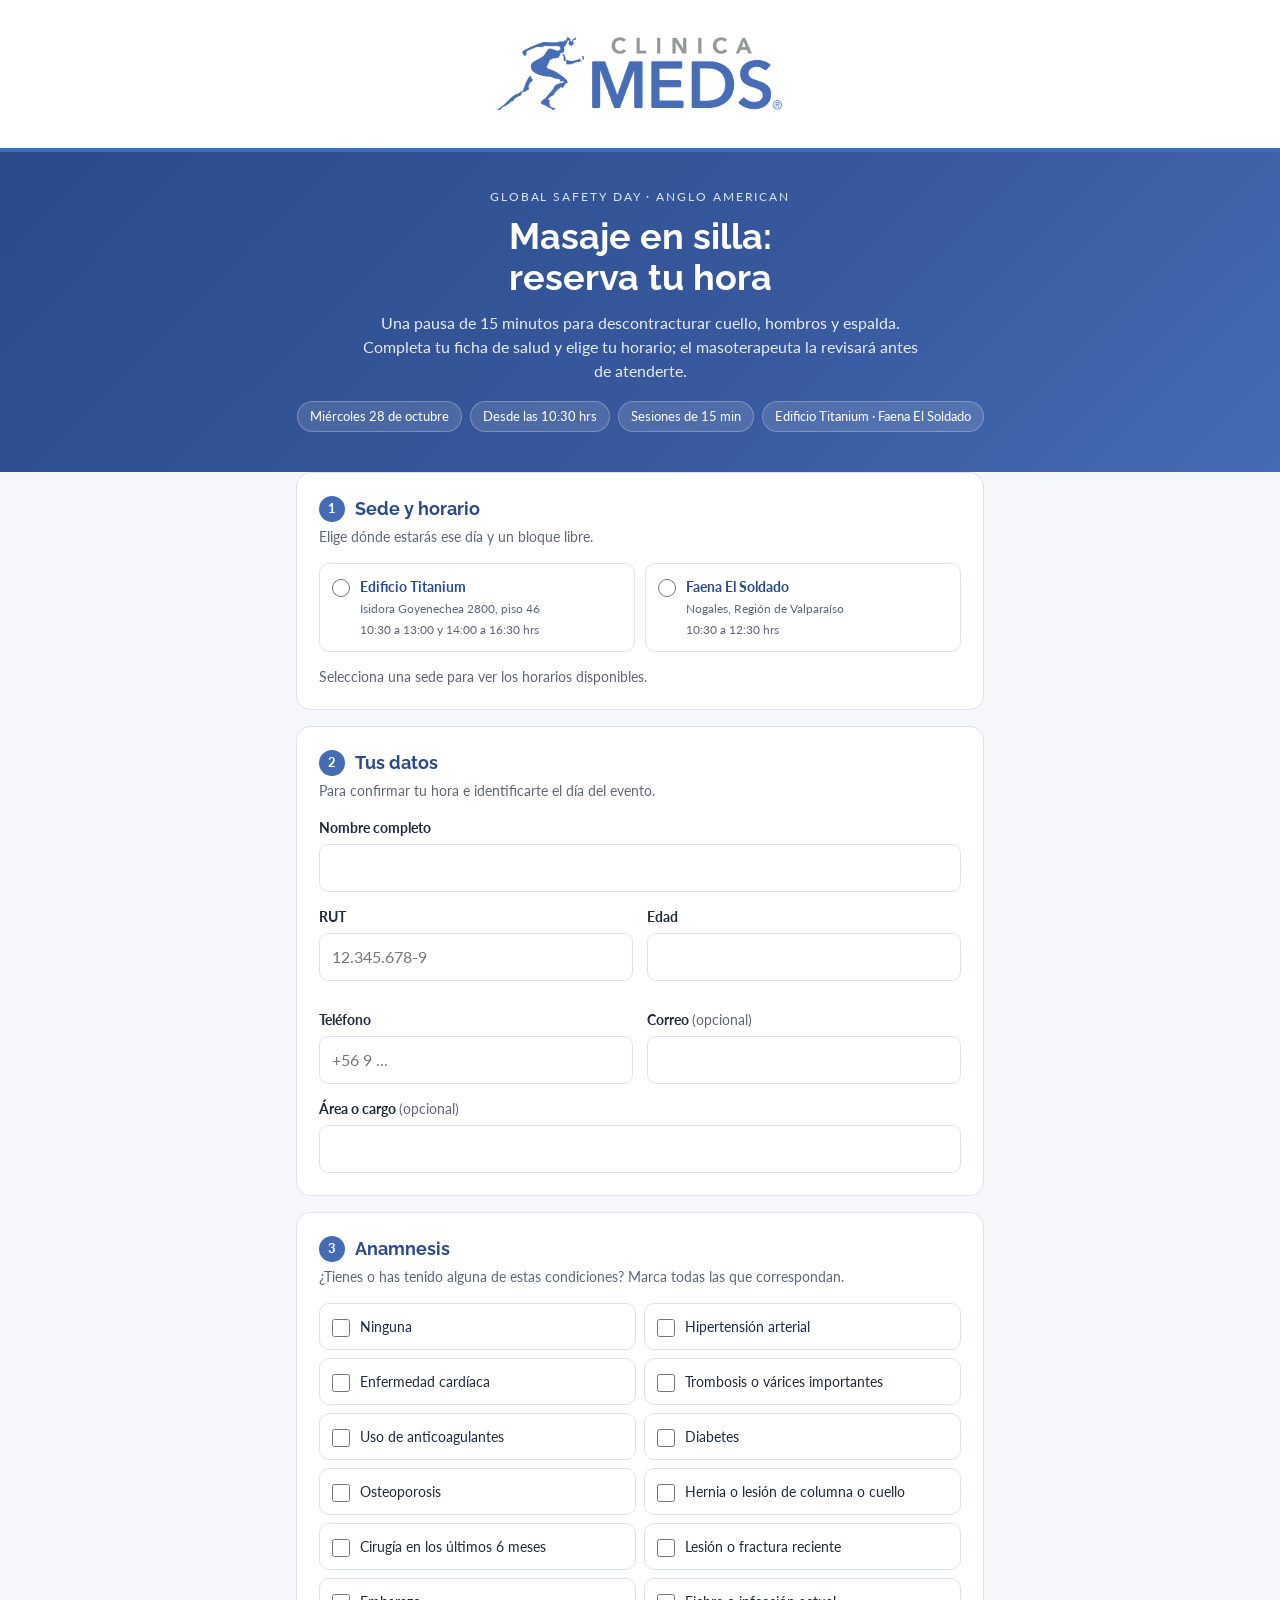
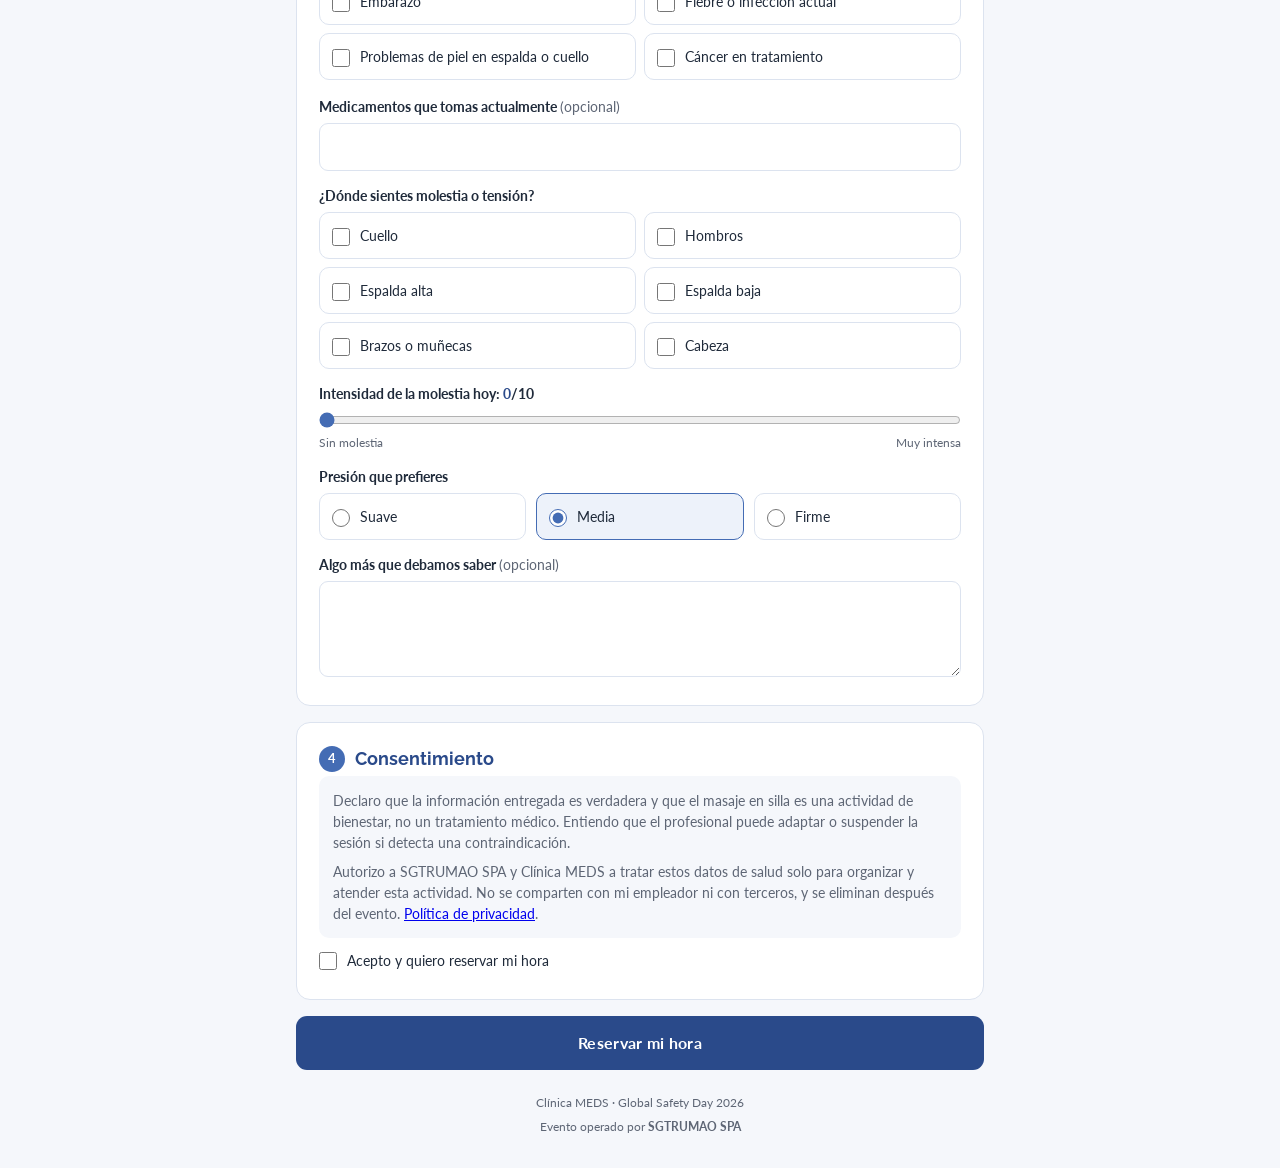
<file: masajes-anglo/index.html>
<!DOCTYPE html>
<html lang="es">
<head>
<meta charset="UTF-8">
<meta name="viewport" content="width=device-width, initial-scale=1.0">
<title>Masaje en silla · Global Safety Day</title>
<meta name="robots" content="noindex, nofollow">
<meta name="description" content="Inscripción y anamnesis para masaje en silla — Global Safety Day Anglo American, 28 de octubre 2026. Clínica MEDS · SGTRUMAO SPA.">
<link rel="preconnect" href="https://fonts.googleapis.com">
<link href="https://fonts.googleapis.com/css2?family=Lato:ital,wght@0,300;0,400;0,700;1,300&family=Raleway:wght@300;500;700&display=swap" rel="stylesheet">
<style>
:root{--marino:#2A4A8A;--teal:#446CB4;--teal-m:#8FA9D6;--hielo:#DCE5F5;--gris:#949498;--fondo:#F5F7FB;--borde:#DCE3EF;--texto:#1F2A3A;--suave:#5E6675;--rojo:#B3261E;--ambar:#9A6A00}
*{box-sizing:border-box;margin:0;padding:0}
body{font-family:'Lato',sans-serif;background:var(--fondo);color:var(--texto);line-height:1.5;-webkit-font-smoothing:antialiased}
.wrap{max-width:720px;margin:0 auto;padding:0 16px}
header{background:#fff;border-bottom:4px solid var(--teal)}
.logos{display:flex;align-items:center;justify-content:center;padding:30px 16px}
.logo-meds{height:88px;width:auto;max-width:100%}
.hero{background:linear-gradient(135deg,var(--marino) 0%,#38599E 60%,var(--teal) 100%);color:#fff;padding:36px 0 40px}
.kicker{font-size:12px;letter-spacing:.16em;text-transform:uppercase;color:var(--hielo);margin-bottom:10px}
h1{font-family:'Raleway',sans-serif;font-weight:700;font-size:clamp(26px,6vw,36px);line-height:1.15;margin-bottom:12px}
.hero{text-align:center}
.hero p{color:#E6ECF8;max-width:560px;margin:0 auto}
.chips{display:flex;flex-wrap:wrap;justify-content:center;gap:8px;margin-top:18px}
.chip{background:rgba(255,255,255,.12);border:1px solid rgba(255,255,255,.25);border-radius:999px;padding:5px 12px;font-size:13px}
main{padding:24px 0 48px}
.card{background:#fff;border:1px solid var(--borde);border-radius:14px;padding:22px;margin-bottom:16px}
.card h2{font-family:'Raleway',sans-serif;font-weight:700;font-size:18px;color:var(--marino);margin-bottom:4px;display:flex;align-items:center;gap:10px}
.num{display:inline-grid;place-items:center;width:26px;height:26px;border-radius:50%;background:var(--teal);color:#fff;font-size:13px;font-family:'Lato';flex:none}
.sub{color:var(--suave);font-size:14px;margin-bottom:16px}
label{display:block;font-weight:700;font-size:14px;margin-bottom:6px}
.opt{font-weight:400;color:var(--suave)}
input[type=text],input[type=email],input[type=tel],input[type=number],textarea,select{width:100%;padding:11px 12px;border:1px solid var(--borde);border-radius:9px;font:inherit;font-size:16px;background:#fff;color:var(--texto)}
input:focus,textarea:focus,select:focus{outline:2px solid var(--teal-m);border-color:var(--teal)}
.grid{display:grid;grid-template-columns:1fr 1fr;gap:14px}
.f{margin-bottom:14px}
@media(max-width:560px){.grid{grid-template-columns:1fr}.logo-meds{height:60px}.logos{padding:22px 16px}}
.seg{display:grid;grid-template-columns:1fr 1fr;gap:10px}
.seg label,.checks label{font-weight:400;border:1px solid var(--borde);border-radius:10px;padding:12px;cursor:pointer;display:flex;gap:10px;align-items:flex-start;margin:0;background:#fff}
.seg input,.checks input{accent-color:var(--teal);margin-top:3px;flex:none;width:18px;height:18px}
.seg label:has(input:checked),.checks label:has(input:checked){border-color:var(--teal);background:#EDF2FA}
.seg b{display:block;color:var(--marino)}
.seg small{color:var(--suave)}
.checks{display:grid;grid-template-columns:1fr 1fr;gap:8px}
@media(max-width:560px){.checks,.seg{grid-template-columns:1fr}}
.slots{display:grid;grid-template-columns:repeat(auto-fill,minmax(86px,1fr));gap:8px}
.slot{border:1px solid var(--borde);background:#fff;border-radius:9px;padding:9px 4px;text-align:center;cursor:pointer;font:inherit;color:var(--texto)}
.slot b{display:block;font-size:15px}
.slot small{font-size:11px;color:var(--suave)}
.slot.sel{background:var(--teal);border-color:var(--teal);color:#fff}
.slot.sel small{color:#E3EAF7}
.slot:disabled{background:#F1F3F4;color:#A3AEB5;cursor:not-allowed;text-decoration:line-through}
.slot-group{font-size:12px;letter-spacing:.1em;text-transform:uppercase;color:var(--suave);margin:12px 0 8px}
.muted{color:var(--suave);font-size:14px}
input[type=range]{width:100%;accent-color:var(--teal)}
.range-row{display:flex;justify-content:space-between;font-size:12px;color:var(--suave)}
.dolor-val{font-weight:700;color:var(--marino)}
.aviso{background:#FFF7E5;border:1px solid #F0D69A;color:#5C4300;border-radius:10px;padding:12px 14px;font-size:14px;margin-top:10px;display:none}
.consent{font-size:14px;color:var(--suave);background:var(--fondo);border-radius:10px;padding:14px;margin-bottom:12px}
.consent p+p{margin-top:8px}
.check-line{display:flex;gap:10px;align-items:flex-start;font-weight:400;font-size:14px}
.check-line input{accent-color:var(--teal);width:18px;height:18px;margin-top:2px;flex:none}
button.enviar{width:100%;background:var(--marino);color:#fff;border:0;border-radius:11px;padding:15px;font:inherit;font-weight:700;font-size:16px;cursor:pointer;letter-spacing:.02em}
button.enviar:hover{background:#22407A}
button.enviar:disabled{opacity:.6;cursor:wait}
.err{color:var(--rojo);font-size:14px;margin-top:10px;min-height:1em}
.ok{text-align:center;padding:36px 22px}
.ok .tick{width:64px;height:64px;border-radius:50%;background:var(--teal);display:grid;place-items:center;margin:0 auto 16px}
.ok h2{justify-content:center;font-size:22px}
.resumen{display:inline-block;text-align:left;background:var(--fondo);border-radius:10px;padding:14px 18px;margin:16px 0;font-size:15px}
footer{text-align:center;color:var(--suave);font-size:12px;padding:0 16px 32px}
.operado{display:inline-block;margin-top:6px}
.operado a{color:var(--suave);font-weight:700;text-decoration:none}
.operado a:hover{text-decoration:underline}
.hidden{display:none}

</style>
</head>
<body>
<header>
  <div class="wrap logos">
    <img class="logo-meds" src="/img/logo-meds.png" alt="Clínica MEDS" width="820" height="245">
  </div>
</header>

<section class="hero">
  <div class="wrap">
    <div class="kicker">Global Safety Day · Anglo American</div>
    <h1>Masaje en silla:<br>reserva tu hora</h1>
    <p>Una pausa de 15 minutos para descontracturar cuello, hombros y espalda. Completa tu ficha de salud y elige tu horario; el masoterapeuta la revisará antes de atenderte.</p>
    <div class="chips"><span class="chip">Miércoles 28 de octubre</span><span class="chip">Desde las 10:30 hrs</span><span class="chip">Sesiones de 15 min</span><span class="chip">Edificio Titanium · Faena El Soldado</span></div>
  </div>
</section>

<main class="wrap">
<form id="form" novalidate>

  <div class="card">
    <h2><span class="num">1</span>Sede y horario</h2>
    <p class="sub">Elige dónde estarás ese día y un bloque libre.</p>
    <div class="seg f" id="sedes">
      <label><input type="radio" name="sede" value="Edificio Titanium" required><span><b>Edificio Titanium</b><small>Isidora Goyenechea 2800, piso 46<br>10:30 a 13:00 y 14:00 a 16:30 hrs</small></span></label>
      <label><input type="radio" name="sede" value="Faena El Soldado"><span><b>Faena El Soldado</b><small>Nogales, Región de Valparaíso<br>10:30 a 12:30 hrs</small></span></label>
    </div>
    <div id="slotsBox"><p class="muted">Selecciona una sede para ver los horarios disponibles.</p></div>
  </div>

  <div class="card">
    <h2><span class="num">2</span>Tus datos</h2>
    <p class="sub">Para confirmar tu hora e identificarte el día del evento.</p>
    <div class="f"><label for="nombre">Nombre completo</label><input type="text" id="nombre" name="nombre" autocomplete="name" required></div>
    <div class="grid">
      <div class="f"><label for="rut">RUT</label><input type="text" id="rut" name="rut" placeholder="12.345.678-9" required></div>
      <div class="f"><label for="edad">Edad</label><input type="number" id="edad" name="edad" min="16" max="99" inputmode="numeric" required></div>
      <div class="f"><label for="telefono">Teléfono</label><input type="tel" id="telefono" name="telefono" placeholder="+56 9 ..." autocomplete="tel" required></div>
      <div class="f"><label for="email">Correo <span class="opt">(opcional)</span></label><input type="email" id="email" name="email" autocomplete="email"></div>
    </div>
    <div class="f" style="margin-bottom:0"><label for="area">Área o cargo <span class="opt">(opcional)</span></label><input type="text" id="area" name="area"></div>
  </div>

  <div class="card">
    <h2><span class="num">3</span>Anamnesis</h2>
    <p class="sub">¿Tienes o has tenido alguna de estas condiciones? Marca todas las que correspondan.</p>
    <div class="checks f" id="condiciones">
      <label><input type="checkbox" value="Ninguna" id="ninguna">Ninguna</label>
      <label><input type="checkbox" value="Hipertensión arterial">Hipertensión arterial</label>
      <label><input type="checkbox" value="Enfermedad cardíaca">Enfermedad cardíaca</label>
      <label><input type="checkbox" value="Trombosis / várices importantes">Trombosis o várices importantes</label>
      <label><input type="checkbox" value="Uso de anticoagulantes">Uso de anticoagulantes</label>
      <label><input type="checkbox" value="Diabetes">Diabetes</label>
      <label><input type="checkbox" value="Osteoporosis">Osteoporosis</label>
      <label><input type="checkbox" value="Hernia o lesión de columna / cuello">Hernia o lesión de columna o cuello</label>
      <label><input type="checkbox" value="Cirugía en los últimos 6 meses">Cirugía en los últimos 6 meses</label>
      <label><input type="checkbox" value="Lesión o fractura reciente">Lesión o fractura reciente</label>
      <label><input type="checkbox" value="Embarazo">Embarazo</label>
      <label><input type="checkbox" value="Fiebre o infección actual">Fiebre o infección actual</label>
      <label><input type="checkbox" value="Problemas de piel en espalda / cuello">Problemas de piel en espalda o cuello</label>
      <label><input type="checkbox" value="Cáncer en tratamiento">Cáncer en tratamiento</label>
    </div>
    <div class="aviso" id="aviso">Puedes reservar igual. El masoterapeuta revisará tu caso antes de comenzar y adaptará o, si es necesario, suspenderá la sesión por tu seguridad.</div>

    <div class="f" style="margin-top:16px"><label for="medicamentos">Medicamentos que tomas actualmente <span class="opt">(opcional)</span></label><input type="text" id="medicamentos" name="medicamentos"></div>

    <div class="f"><label>¿Dónde sientes molestia o tensión?</label>
      <div class="checks" id="zonas">
        <label><input type="checkbox" value="Cuello">Cuello</label>
        <label><input type="checkbox" value="Hombros">Hombros</label>
        <label><input type="checkbox" value="Espalda alta">Espalda alta</label>
        <label><input type="checkbox" value="Espalda baja">Espalda baja</label>
        <label><input type="checkbox" value="Brazos / muñecas">Brazos o muñecas</label>
        <label><input type="checkbox" value="Cabeza">Cabeza</label>
      </div>
    </div>

    <div class="f"><label for="dolor">Intensidad de la molestia hoy: <span class="dolor-val" id="dolorVal">0</span>/10</label>
      <input type="range" id="dolor" name="dolor" min="0" max="10" value="0">
      <div class="range-row"><span>Sin molestia</span><span>Muy intensa</span></div>
    </div>

    <div class="f"><label>Presión que prefieres</label>
      <div class="seg" style="grid-template-columns:repeat(3,1fr)">
        <label><input type="radio" name="presion" value="Suave">Suave</label>
        <label><input type="radio" name="presion" value="Media" checked>Media</label>
        <label><input type="radio" name="presion" value="Firme">Firme</label>
      </div>
    </div>

    <div class="f" style="margin-bottom:0"><label for="observaciones">Algo más que debamos saber <span class="opt">(opcional)</span></label><textarea id="observaciones" name="observaciones" rows="3" maxlength="1000"></textarea></div>
  </div>

  <div class="card">
    <h2><span class="num">4</span>Consentimiento</h2>
    <div class="consent">
      <p>Declaro que la información entregada es verdadera y que el masaje en silla es una actividad de bienestar, no un tratamiento médico. Entiendo que el profesional puede adaptar o suspender la sesión si detecta una contraindicación.</p>
      <p>Autorizo a SGTRUMAO SPA y Clínica MEDS a tratar estos datos de salud solo para organizar y atender esta actividad. No se comparten con mi empleador ni con terceros, y se eliminan después del evento. <a href="/privacidad/" target="_blank" rel="noopener">Política de privacidad</a>.</p>
    </div>
    <label class="check-line"><input type="checkbox" id="consentimiento" required>Acepto y quiero reservar mi hora</label>
  </div>

  <button type="submit" class="enviar" id="enviar">Reservar mi hora</button>
  <p class="err" id="err" role="alert"></p>
</form>

<div class="card ok hidden" id="ok">
  <div class="tick"><svg width="30" height="30" viewBox="0 0 24 24" fill="none" stroke="#fff" stroke-width="3" stroke-linecap="round" stroke-linejoin="round"><polyline points="5,12 10,17 19,7"/></svg></div>
  <h2>¡Hora reservada!</h2>
  <div class="resumen" id="resumen"></div>
  <p class="muted">Llega 5 minutos antes al stand de masajes. Si no puedes asistir, avísale al equipo en el lugar para liberar tu cupo.</p>
</div>
</main>

<footer>Clínica MEDS · Global Safety Day 2026<br><span class="operado">Evento operado por <a href="https://www.sgtrumao.cl" target="_blank" rel="noopener">SGTRUMAO SPA</a></span></footer>

<script>
const SB_URL = 'https://dnlvzwrujosuckdzmffx.supabase.co';
const SB_KEY = 'sb_publishable_fv9R8pVxgaHyxABGebYXOQ_aw_3f6RZ';
const espera = ms => new Promise(r => setTimeout(r, ms));
// Llamada con tiempo límite y reintentos automáticos (red móvil inestable, caídas momentáneas)
const rpc = async (fn, body, intentos = 4) => {
  let ultimo;
  for (let i = 0; i < intentos; i++) {
    const ctl = new AbortController(), t = setTimeout(() => ctl.abort(), 12000);
    try {
      const r = await fetch(`${SB_URL}/rest/v1/rpc/${fn}`, {method:'POST', headers:{apikey:SB_KEY, 'Content-Type':'application/json'}, body:JSON.stringify(body||{}), signal:ctl.signal, cache:'no-store'});
      if (r.ok) return await r.json();
      ultimo = new Error('El sistema de reservas no respondió.');
      if (r.status < 500 && r.status !== 408 && r.status !== 429) break;
    } catch (e) { ultimo = e; }
    finally { clearTimeout(t); }
    if (i < intentos - 1) await espera(800 * 2 ** i);
  }
  throw new Error(navigator.onLine === false ? 'Sin conexión a internet. Revisa tu señal e inténtalo de nuevo.' : 'No pudimos conectar con el sistema de reservas. Inténtalo de nuevo en unos segundos.');
};

let dispo = [], hora = null;
const $ = id => document.getElementById(id);
const sedeSel = () => (document.querySelector('input[name=sede]:checked')||{}).value;

async function cargar() {
  try { dispo = await rpc('masajes_anglo_disponibilidad'); pintar(); }
  catch(e) { $('slotsBox').innerHTML = `<p class="err">${e.message}</p><button type="button" class="slot" id="reintentar" style="width:100%;margin-top:8px"><b>Reintentar</b></button>`; }
}
function pintar() {
  const s = sedeSel(); if (!s) return;
  const lista = dispo.filter(d => d.sede === s);
  const html = g => g.map(d => {
    const h = d.hora.slice(0,5), libres = d.cupo - d.ocupados;
    return `<button type="button" class="slot${hora===h?' sel':''}" data-h="${h}" ${libres<=0?'disabled':''}><b>${h}</b><small>${libres<=0?'Lleno':libres+(libres===1?' cupo':' cupos')}</small></button>`;
  }).join('');
  const am = lista.filter(d => d.hora < '13:00'), pm = lista.filter(d => d.hora >= '13:00');
  const grupo = (t, g) => g.length ? `<div class="slot-group">${t}</div><div class="slots">${html(g)}</div>` : '';
  $('slotsBox').innerHTML = grupo('Mañana', am) + grupo('Tarde', pm);
}
$('sedes').addEventListener('change', () => { hora = null; pintar(); });
$('slotsBox').addEventListener('click', e => {
  if (e.target.closest('#reintentar')) { $('slotsBox').innerHTML = '<p class="muted">Cargando horarios…</p>'; cargar(); return; }
  const b = e.target.closest('.slot'); if (!b || b.disabled) return;
  hora = b.dataset.h; pintar();
});

const conds = () => [...document.querySelectorAll('#condiciones input:checked')].map(i => i.value);
$('condiciones').addEventListener('change', e => {
  if (e.target.id === 'ninguna' && e.target.checked) document.querySelectorAll('#condiciones input:not(#ninguna)').forEach(i => i.checked = false);
  else if (e.target.checked) $('ninguna').checked = false;
  $('aviso').style.display = conds().some(c => c !== 'Ninguna') ? 'block' : 'none';
});
$('dolor').addEventListener('input', e => $('dolorVal').textContent = e.target.value);

function rutValido(r) {
  r = r.replace(/[^0-9kK]/g,'').toUpperCase(); if (r.length < 8) return false;
  const cuerpo = r.slice(0,-1), dv = r.slice(-1); let s = 0, m = 2;
  for (let i = cuerpo.length-1; i >= 0; i--) { s += +cuerpo[i]*m; m = m===7?2:m+1; }
  const esp = 11 - (s % 11); return dv === (esp===11?'0':esp===10?'K':String(esp));
}

$('form').addEventListener('submit', async e => {
  e.preventDefault(); $('err').textContent = '';
  const f = e.target, v = id => $(id).value.trim();
  const falta = (m, el) => { $('err').textContent = m; el && el.focus(); };
  if (!sedeSel()) return falta('Elige una sede.');
  if (!hora) return falta('Elige un horario.');
  if (v('nombre').length < 3) return falta('Ingresa tu nombre completo.', $('nombre'));
  if (!rutValido(v('rut'))) return falta('Revisa tu RUT.', $('rut'));
  if (!/^\d{1,3}$/.test(v('edad')) || +v('edad') < 16 || +v('edad') > 99) return falta('Ingresa tu edad (entre 16 y 99).', $('edad'));
  if (v('telefono').replace(/\D/g,'').length < 8) return falta('Ingresa un teléfono válido.', $('telefono'));
  if (!conds().length) return falta('Marca tus condiciones de salud (o "Ninguna").');
  if (!$('consentimiento').checked) return falta('Debes aceptar el consentimiento.');

  const payload = {
    sede: sedeSel(), hora, nombre: v('nombre'), rut: v('rut'), edad: v('edad'), telefono: v('telefono'),
    email: v('email'), area: v('area'), condiciones: conds(), medicamentos: v('medicamentos'),
    zonas: [...document.querySelectorAll('#zonas input:checked')].map(i => i.value),
    dolor: $('dolor').value, presion: (document.querySelector('input[name=presion]:checked')||{}).value,
    observaciones: v('observaciones'), consentimiento: true
  };
  $('enviar').disabled = true; $('enviar').textContent = 'Reservando…';
  try {
    const r = await rpc('masajes_anglo_inscribir', {p: payload});
    if (!r.ok) { falta(r.error); if (/horario/.test(r.error)) { hora = null; cargar(); } return; }
    const esc = t => String(t).replace(/[&<>"']/g, c => ({'&':'&amp;','<':'&lt;','>':'&gt;','"':'&quot;',"'":'&#39;'}[c]));
    $('resumen').innerHTML = (r.ya_inscrito ? '<span class="muted">Este RUT ya tenía una hora reservada:</span><br>' : '') + `<b>${esc(payload.nombre)}</b><br>${esc(r.sede)}<br>Miércoles 28 de octubre · <b>${esc(r.hora)} hrs</b>`;
    f.classList.add('hidden'); $('ok').classList.remove('hidden'); window.scrollTo({top:0, behavior:'smooth'});
  } catch(err) { falta(err.message); }
  finally { $('enviar').disabled = false; $('enviar').textContent = 'Reservar mi hora'; }
});
cargar();
</script>
</body>
</html>
</file>
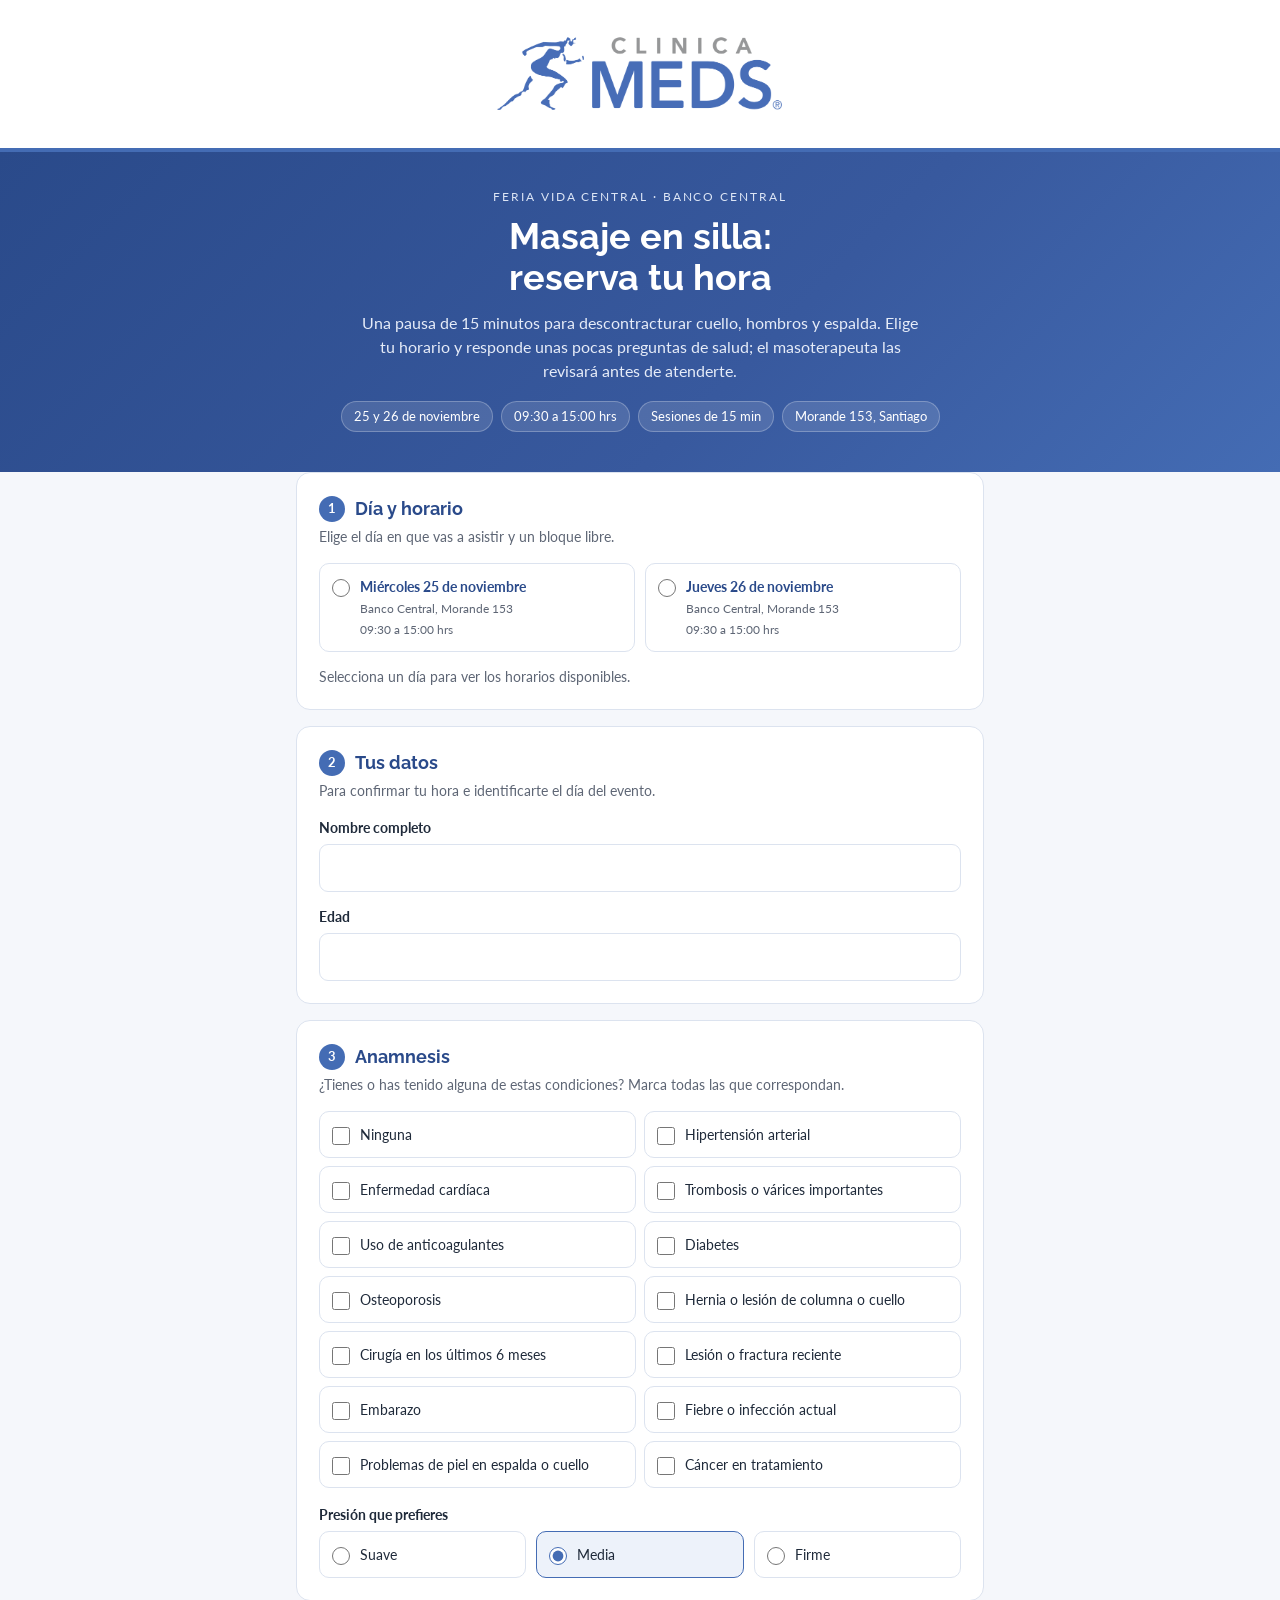
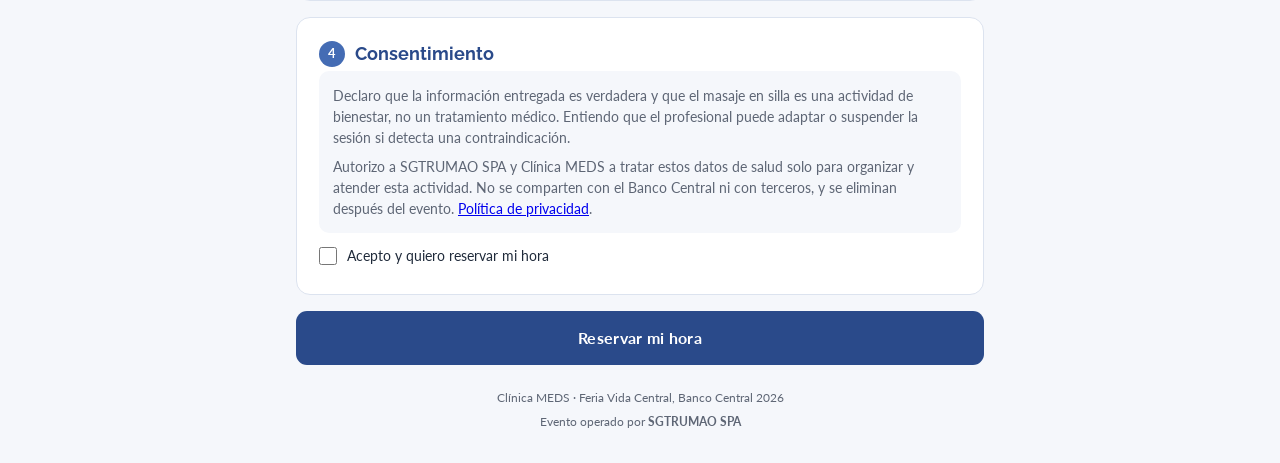
<file: masajes-banco-central/index.html>
<!DOCTYPE html>
<html lang="es">
<head>
<meta charset="UTF-8">
<meta name="viewport" content="width=device-width, initial-scale=1.0">
<title>Masaje en silla · Feria Vida Central</title>
<meta name="robots" content="noindex, nofollow">
<meta name="description" content="Inscripción y anamnesis para masaje en silla — Feria Vida Central, Banco Central, 25 y 26 de noviembre 2026. Clínica MEDS · SGTRUMAO SPA.">
<link rel="preconnect" href="https://fonts.googleapis.com">
<link href="https://fonts.googleapis.com/css2?family=Lato:ital,wght@0,300;0,400;0,700;1,300&family=Raleway:wght@300;500;700&display=swap" rel="stylesheet">
<style>
:root{--marino:#2A4A8A;--teal:#446CB4;--teal-m:#8FA9D6;--hielo:#DCE5F5;--gris:#949498;--fondo:#F5F7FB;--borde:#DCE3EF;--texto:#1F2A3A;--suave:#5E6675;--rojo:#B3261E;--ambar:#9A6A00}
*{box-sizing:border-box;margin:0;padding:0}
body{font-family:'Lato',sans-serif;background:var(--fondo);color:var(--texto);line-height:1.5;-webkit-font-smoothing:antialiased}
.wrap{max-width:720px;margin:0 auto;padding:0 16px}
header{background:#fff;border-bottom:4px solid var(--teal)}
.logos{display:flex;align-items:center;justify-content:center;padding:30px 16px}
.logo-meds{height:88px;width:auto;max-width:100%}
.hero{background:linear-gradient(135deg,var(--marino) 0%,#38599E 60%,var(--teal) 100%);color:#fff;padding:36px 0 40px}
.kicker{font-size:12px;letter-spacing:.16em;text-transform:uppercase;color:var(--hielo);margin-bottom:10px}
h1{font-family:'Raleway',sans-serif;font-weight:700;font-size:clamp(26px,6vw,36px);line-height:1.15;margin-bottom:12px}
.hero{text-align:center}
.hero p{color:#E6ECF8;max-width:560px;margin:0 auto}
.chips{display:flex;flex-wrap:wrap;justify-content:center;gap:8px;margin-top:18px}
.chip{background:rgba(255,255,255,.12);border:1px solid rgba(255,255,255,.25);border-radius:999px;padding:5px 12px;font-size:13px}
main{padding:24px 0 48px}
.card{background:#fff;border:1px solid var(--borde);border-radius:14px;padding:22px;margin-bottom:16px}
.card h2{font-family:'Raleway',sans-serif;font-weight:700;font-size:18px;color:var(--marino);margin-bottom:4px;display:flex;align-items:center;gap:10px}
.num{display:inline-grid;place-items:center;width:26px;height:26px;border-radius:50%;background:var(--teal);color:#fff;font-size:13px;font-family:'Lato';flex:none}
.sub{color:var(--suave);font-size:14px;margin-bottom:16px}
label{display:block;font-weight:700;font-size:14px;margin-bottom:6px}
.opt{font-weight:400;color:var(--suave)}
input[type=text],input[type=email],input[type=tel],input[type=number],textarea,select{width:100%;padding:11px 12px;border:1px solid var(--borde);border-radius:9px;font:inherit;font-size:16px;background:#fff;color:var(--texto)}
input:focus,textarea:focus,select:focus{outline:2px solid var(--teal-m);border-color:var(--teal)}
.grid{display:grid;grid-template-columns:1fr 1fr;gap:14px}
.f{margin-bottom:14px}
@media(max-width:560px){.grid{grid-template-columns:1fr}.logo-meds{height:60px}.logos{padding:22px 16px}}
.seg{display:grid;grid-template-columns:1fr 1fr;gap:10px}
.seg label,.checks label{font-weight:400;border:1px solid var(--borde);border-radius:10px;padding:12px;cursor:pointer;display:flex;gap:10px;align-items:flex-start;margin:0;background:#fff}
.seg input,.checks input{accent-color:var(--teal);margin-top:3px;flex:none;width:18px;height:18px}
.seg label:has(input:checked),.checks label:has(input:checked){border-color:var(--teal);background:#EDF2FA}
.seg b{display:block;color:var(--marino)}
.seg small{color:var(--suave)}
.checks{display:grid;grid-template-columns:1fr 1fr;gap:8px}
@media(max-width:560px){.checks,.seg{grid-template-columns:1fr}}
.slots{display:grid;grid-template-columns:repeat(auto-fill,minmax(86px,1fr));gap:8px}
.slot{border:1px solid var(--borde);background:#fff;border-radius:9px;padding:9px 4px;text-align:center;cursor:pointer;font:inherit;color:var(--texto)}
.slot b{display:block;font-size:15px}
.slot small{font-size:11px;color:var(--suave)}
.slot.sel{background:var(--teal);border-color:var(--teal);color:#fff}
.slot.sel small{color:#E3EAF7}
.slot:disabled{background:#F1F3F4;color:#A3AEB5;cursor:not-allowed;text-decoration:line-through}
.slot-group{font-size:12px;letter-spacing:.1em;text-transform:uppercase;color:var(--suave);margin:12px 0 8px}
.muted{color:var(--suave);font-size:14px}
input[type=range]{width:100%;accent-color:var(--teal)}
.range-row{display:flex;justify-content:space-between;font-size:12px;color:var(--suave)}
.dolor-val{font-weight:700;color:var(--marino)}
.aviso{background:#FFF7E5;border:1px solid #F0D69A;color:#5C4300;border-radius:10px;padding:12px 14px;font-size:14px;margin-top:10px;display:none}
.consent{font-size:14px;color:var(--suave);background:var(--fondo);border-radius:10px;padding:14px;margin-bottom:12px}
.consent p+p{margin-top:8px}
.check-line{display:flex;gap:10px;align-items:flex-start;font-weight:400;font-size:14px}
.check-line input{accent-color:var(--teal);width:18px;height:18px;margin-top:2px;flex:none}
button.enviar{width:100%;background:var(--marino);color:#fff;border:0;border-radius:11px;padding:15px;font:inherit;font-weight:700;font-size:16px;cursor:pointer;letter-spacing:.02em}
button.enviar:hover{background:#22407A}
button.enviar:disabled{opacity:.6;cursor:wait}
.err{color:var(--rojo);font-size:14px;margin-top:10px;min-height:1em}
.ok{text-align:center;padding:36px 22px}
.ok .tick{width:64px;height:64px;border-radius:50%;background:var(--teal);display:grid;place-items:center;margin:0 auto 16px}
.ok h2{justify-content:center;font-size:22px}
.resumen{display:inline-block;text-align:left;background:var(--fondo);border-radius:10px;padding:14px 18px;margin:16px 0;font-size:15px}
footer{text-align:center;color:var(--suave);font-size:12px;padding:0 16px 32px}
.operado{display:inline-block;margin-top:6px}
.operado a{color:var(--suave);font-weight:700;text-decoration:none}
.operado a:hover{text-decoration:underline}
.hidden{display:none}

</style>
</head>
<body>
<header>
  <div class="wrap logos">
    <img class="logo-meds" src="/img/logo-meds.png" alt="Clínica MEDS" width="820" height="245">
  </div>
</header>

<section class="hero">
  <div class="wrap">
    <div class="kicker">Feria Vida Central · Banco Central</div>
    <h1>Masaje en silla:<br>reserva tu hora</h1>
    <p>Una pausa de 15 minutos para descontracturar cuello, hombros y espalda. Elige tu horario y responde unas pocas preguntas de salud; el masoterapeuta las revisará antes de atenderte.</p>
    <div class="chips"><span class="chip">25 y 26 de noviembre</span><span class="chip">09:30 a 15:00 hrs</span><span class="chip">Sesiones de 15 min</span><span class="chip">Morande 153, Santiago</span></div>
  </div>
</section>

<main class="wrap">
<form id="form" novalidate>

  <div class="card">
    <h2><span class="num">1</span>Día y horario</h2>
    <p class="sub">Elige el día en que vas a asistir y un bloque libre.</p>
    <div class="seg f" id="dias">
      <label><input type="radio" name="dia" value="2026-11-25" required><span><b>Miércoles 25 de noviembre</b><small>Banco Central, Morande 153<br>09:30 a 15:00 hrs</small></span></label>
      <label><input type="radio" name="dia" value="2026-11-26"><span><b>Jueves 26 de noviembre</b><small>Banco Central, Morande 153<br>09:30 a 15:00 hrs</small></span></label>
    </div>
    <div id="slotsBox"><p class="muted">Selecciona un día para ver los horarios disponibles.</p></div>
  </div>

  <div class="card">
    <h2><span class="num">2</span>Tus datos</h2>
    <p class="sub">Para confirmar tu hora e identificarte el día del evento.</p>
    <div class="f"><label for="nombre">Nombre completo</label><input type="text" id="nombre" name="nombre" autocomplete="name" required></div>
    <div class="f" style="margin-bottom:0"><label for="edad">Edad</label><input type="number" id="edad" name="edad" min="16" max="99" inputmode="numeric" required></div>
  </div>

  <div class="card">
    <h2><span class="num">3</span>Anamnesis</h2>
    <p class="sub">¿Tienes o has tenido alguna de estas condiciones? Marca todas las que correspondan.</p>
    <div class="checks f" id="condiciones">
      <label><input type="checkbox" value="Ninguna" id="ninguna">Ninguna</label>
      <label><input type="checkbox" value="Hipertensión arterial">Hipertensión arterial</label>
      <label><input type="checkbox" value="Enfermedad cardíaca">Enfermedad cardíaca</label>
      <label><input type="checkbox" value="Trombosis / várices importantes">Trombosis o várices importantes</label>
      <label><input type="checkbox" value="Uso de anticoagulantes">Uso de anticoagulantes</label>
      <label><input type="checkbox" value="Diabetes">Diabetes</label>
      <label><input type="checkbox" value="Osteoporosis">Osteoporosis</label>
      <label><input type="checkbox" value="Hernia o lesión de columna / cuello">Hernia o lesión de columna o cuello</label>
      <label><input type="checkbox" value="Cirugía en los últimos 6 meses">Cirugía en los últimos 6 meses</label>
      <label><input type="checkbox" value="Lesión o fractura reciente">Lesión o fractura reciente</label>
      <label><input type="checkbox" value="Embarazo">Embarazo</label>
      <label><input type="checkbox" value="Fiebre o infección actual">Fiebre o infección actual</label>
      <label><input type="checkbox" value="Problemas de piel en espalda / cuello">Problemas de piel en espalda o cuello</label>
      <label><input type="checkbox" value="Cáncer en tratamiento">Cáncer en tratamiento</label>
    </div>
    <div class="aviso" id="aviso">Puedes reservar igual. El masoterapeuta revisará tu caso antes de comenzar y adaptará o, si es necesario, suspenderá la sesión por tu seguridad.</div>

    <div class="f" style="margin-top:16px;margin-bottom:0"><label>Presión que prefieres</label>
      <div class="seg" style="grid-template-columns:repeat(3,1fr)">
        <label><input type="radio" name="presion" value="Suave">Suave</label>
        <label><input type="radio" name="presion" value="Media" checked>Media</label>
        <label><input type="radio" name="presion" value="Firme">Firme</label>
      </div>
    </div>

      </div>

  <div class="card">
    <h2><span class="num">4</span>Consentimiento</h2>
    <div class="consent">
      <p>Declaro que la información entregada es verdadera y que el masaje en silla es una actividad de bienestar, no un tratamiento médico. Entiendo que el profesional puede adaptar o suspender la sesión si detecta una contraindicación.</p>
      <p>Autorizo a SGTRUMAO SPA y Clínica MEDS a tratar estos datos de salud solo para organizar y atender esta actividad. No se comparten con el Banco Central ni con terceros, y se eliminan después del evento. <a href="/privacidad/" target="_blank" rel="noopener">Política de privacidad</a>.</p>
    </div>
    <label class="check-line"><input type="checkbox" id="consentimiento" required>Acepto y quiero reservar mi hora</label>
  </div>

  <button type="submit" class="enviar" id="enviar">Reservar mi hora</button>
  <p class="err" id="err" role="alert"></p>
</form>

<div class="card ok hidden" id="ok">
  <div class="tick"><svg width="30" height="30" viewBox="0 0 24 24" fill="none" stroke="#fff" stroke-width="3" stroke-linecap="round" stroke-linejoin="round"><polyline points="5,12 10,17 19,7"/></svg></div>
  <h2>¡Hora reservada!</h2>
  <div class="resumen" id="resumen"></div>
  <p class="muted">Llega 5 minutos antes al stand de masajes. Si no puedes asistir, avísale al equipo en el lugar para liberar tu cupo.</p>
</div>
</main>

<footer>Clínica MEDS · Feria Vida Central, Banco Central 2026<br><span class="operado">Evento operado por <a href="https://www.sgtrumao.cl" target="_blank" rel="noopener">SGTRUMAO SPA</a></span></footer>

<script>
const SB_URL = 'https://dnlvzwrujosuckdzmffx.supabase.co';
const SB_KEY = 'sb_publishable_fv9R8pVxgaHyxABGebYXOQ_aw_3f6RZ';
const espera = ms => new Promise(r => setTimeout(r, ms));
// Llamada con tiempo límite y reintentos automáticos (red móvil inestable, caídas momentáneas)
const rpc = async (fn, body, intentos = 4) => {
  let ultimo;
  for (let i = 0; i < intentos; i++) {
    const ctl = new AbortController(), t = setTimeout(() => ctl.abort(), 12000);
    try {
      const r = await fetch(`${SB_URL}/rest/v1/rpc/${fn}`, {method:'POST', headers:{apikey:SB_KEY, 'Content-Type':'application/json'}, body:JSON.stringify(body||{}), signal:ctl.signal, cache:'no-store'});
      if (r.ok) return await r.json();
      ultimo = new Error('El sistema de reservas no respondió.');
      if (r.status < 500 && r.status !== 408 && r.status !== 429) break;
    } catch (e) { ultimo = e; }
    finally { clearTimeout(t); }
    if (i < intentos - 1) await espera(800 * 2 ** i);
  }
  throw new Error(navigator.onLine === false ? 'Sin conexión a internet. Revisa tu señal e inténtalo de nuevo.' : 'No pudimos conectar con el sistema de reservas. Inténtalo de nuevo en unos segundos.');
};

let dispo = [], hora = null;
const $ = id => document.getElementById(id);
const diaSel = () => (document.querySelector('input[name=dia]:checked')||{}).value;
const DIAS = {'2026-11-25':'Miércoles 25 de noviembre','2026-11-26':'Jueves 26 de noviembre'};

async function cargar() {
  try { dispo = await rpc('masajes_bcentral_disponibilidad'); pintar(); }
  catch(e) { $('slotsBox').innerHTML = `<p class="err">${e.message}</p><button type="button" class="slot" id="reintentar" style="width:100%;margin-top:8px"><b>Reintentar</b></button>`; }
}
function pintar() {
  const s = diaSel(); if (!s) return;
  const lista = dispo.filter(d => d.dia === s);
  const html = g => g.map(d => {
    const h = d.hora.slice(0,5), libres = d.cupo - d.ocupados;
    return `<button type="button" class="slot${hora===h?' sel':''}" data-h="${h}" ${libres<=0?'disabled':''}><b>${h}</b><small>${libres<=0?'Lleno':libres+(libres===1?' cupo':' cupos')}</small></button>`;
  }).join('');
  const am = lista.filter(d => d.hora < '14:00'), pm = lista.filter(d => d.hora >= '14:00');
  const grupo = (t, g) => g.length ? `<div class="slot-group">${t}</div><div class="slots">${html(g)}</div>` : '';
  $('slotsBox').innerHTML = grupo('Mañana', am) + grupo('Tarde', pm);
}
$('dias').addEventListener('change', () => { hora = null; pintar(); });
$('slotsBox').addEventListener('click', e => {
  if (e.target.closest('#reintentar')) { $('slotsBox').innerHTML = '<p class="muted">Cargando horarios…</p>'; cargar(); return; }
  const b = e.target.closest('.slot'); if (!b || b.disabled) return;
  hora = b.dataset.h; pintar();
});

const conds = () => [...document.querySelectorAll('#condiciones input:checked')].map(i => i.value);
$('condiciones').addEventListener('change', e => {
  if (e.target.id === 'ninguna' && e.target.checked) document.querySelectorAll('#condiciones input:not(#ninguna)').forEach(i => i.checked = false);
  else if (e.target.checked) $('ninguna').checked = false;
  $('aviso').style.display = conds().some(c => c !== 'Ninguna') ? 'block' : 'none';
});

$('form').addEventListener('submit', async e => {
  e.preventDefault(); $('err').textContent = '';
  const f = e.target, v = id => $(id).value.trim();
  const falta = (m, el) => { $('err').textContent = m; el && el.focus(); };
  if (!diaSel()) return falta('Elige un día.');
  if (!hora) return falta('Elige un horario.');
  if (v('nombre').length < 3) return falta('Ingresa tu nombre completo.', $('nombre'));
  if (!/^\d{1,3}$/.test(v('edad')) || +v('edad') < 16 || +v('edad') > 99) return falta('Ingresa tu edad (entre 16 y 99).', $('edad'));
  if (!conds().length) return falta('Marca tus condiciones de salud (o "Ninguna").');
  if (!$('consentimiento').checked) return falta('Debes aceptar el consentimiento.');

  const payload = {
    dia: diaSel(), hora, nombre: v('nombre'), edad: v('edad'),
    condiciones: conds(),
    presion: (document.querySelector('input[name=presion]:checked')||{}).value,
    consentimiento: true
  };
  $('enviar').disabled = true; $('enviar').textContent = 'Reservando…';
  try {
    const r = await rpc('masajes_bcentral_inscribir', {p: payload});
    if (!r.ok) { falta(r.error); if (/horario/.test(r.error)) { hora = null; cargar(); } return; }
    const esc = t => String(t).replace(/[&<>"']/g, c => ({'&':'&amp;','<':'&lt;','>':'&gt;','"':'&quot;',"'":'&#39;'}[c]));
    $('resumen').innerHTML = (r.ya_inscrito ? '<span class="muted">Ya tenías una hora reservada:</span><br>' : '') + `<b>${esc(payload.nombre)}</b><br>Banco Central, Morande 153<br>${esc(DIAS[r.dia]||r.dia)} · <b>${esc(r.hora)} hrs</b>`;
    f.classList.add('hidden'); $('ok').classList.remove('hidden'); window.scrollTo({top:0, behavior:'smooth'});
  } catch(err) { falta(err.message); }
  finally { $('enviar').disabled = false; $('enviar').textContent = 'Reservar mi hora'; }
});
cargar();
</script>
</body>
</html>
</file>
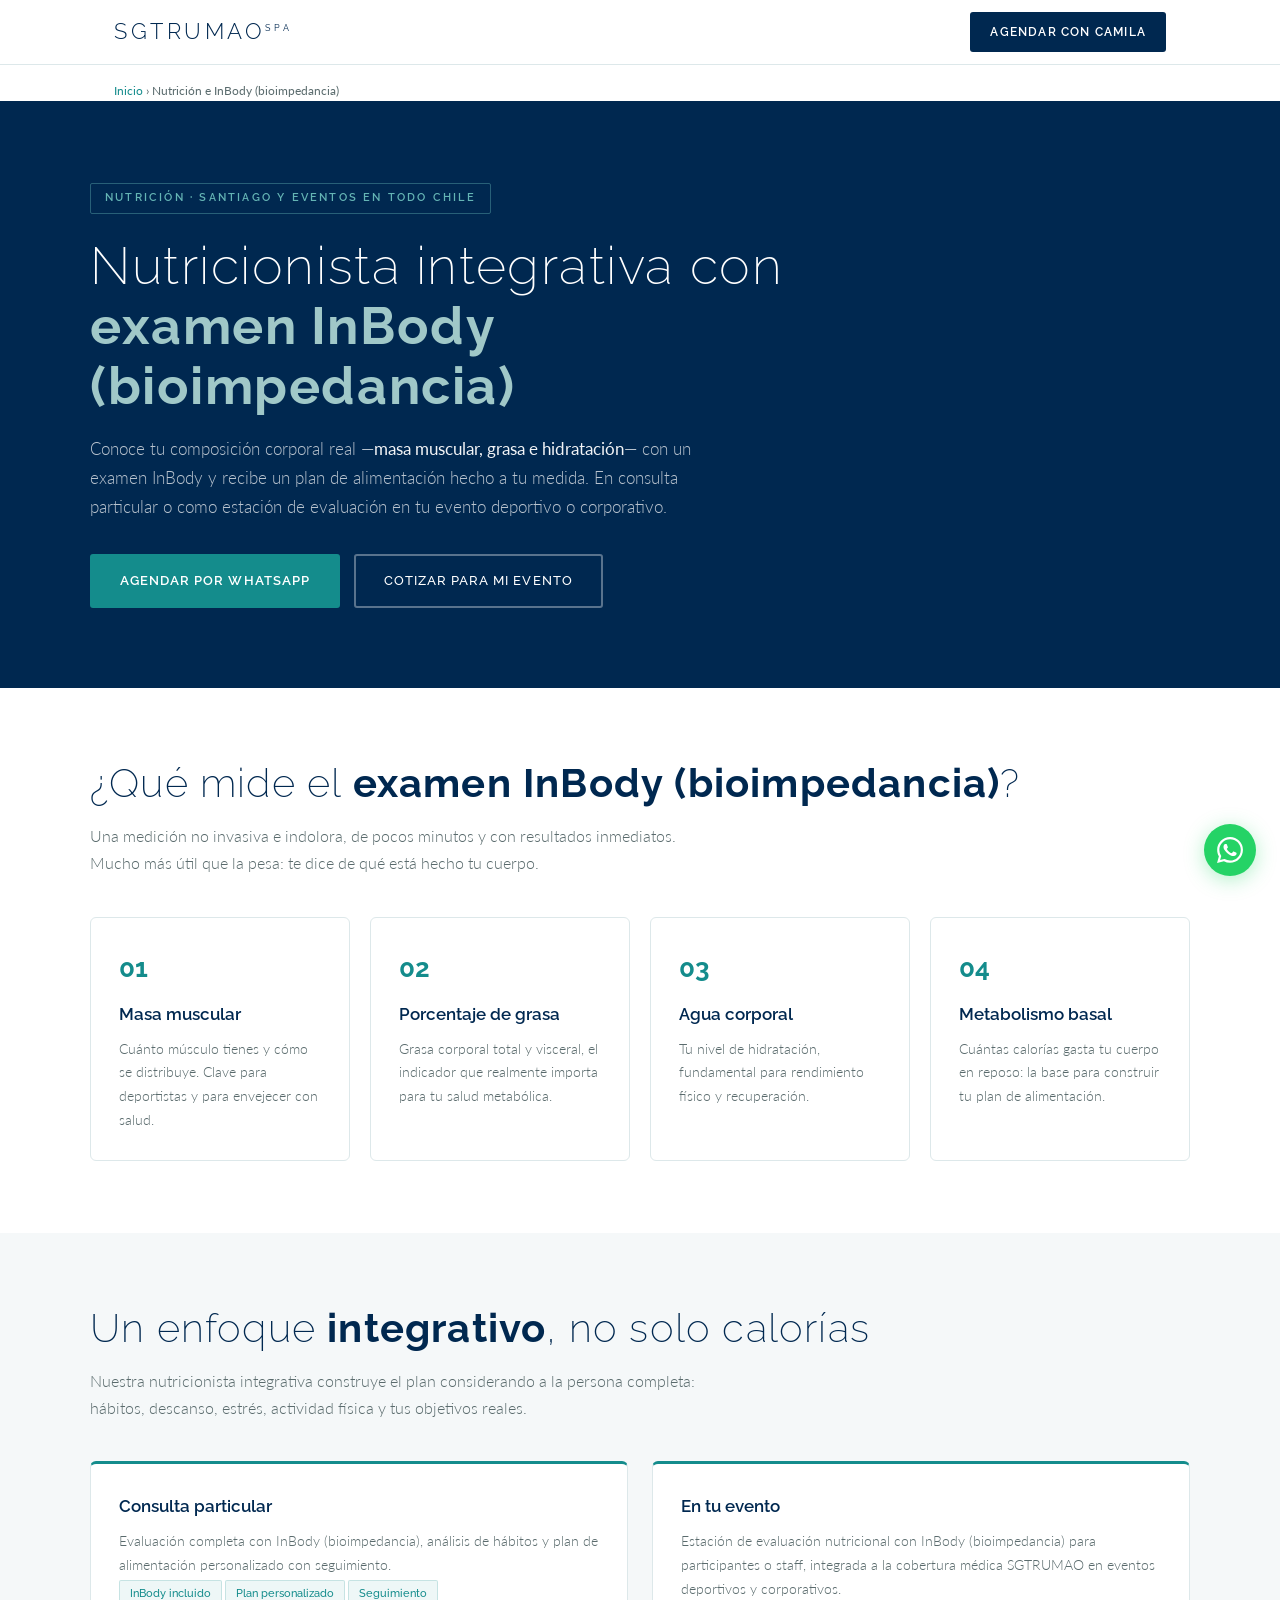
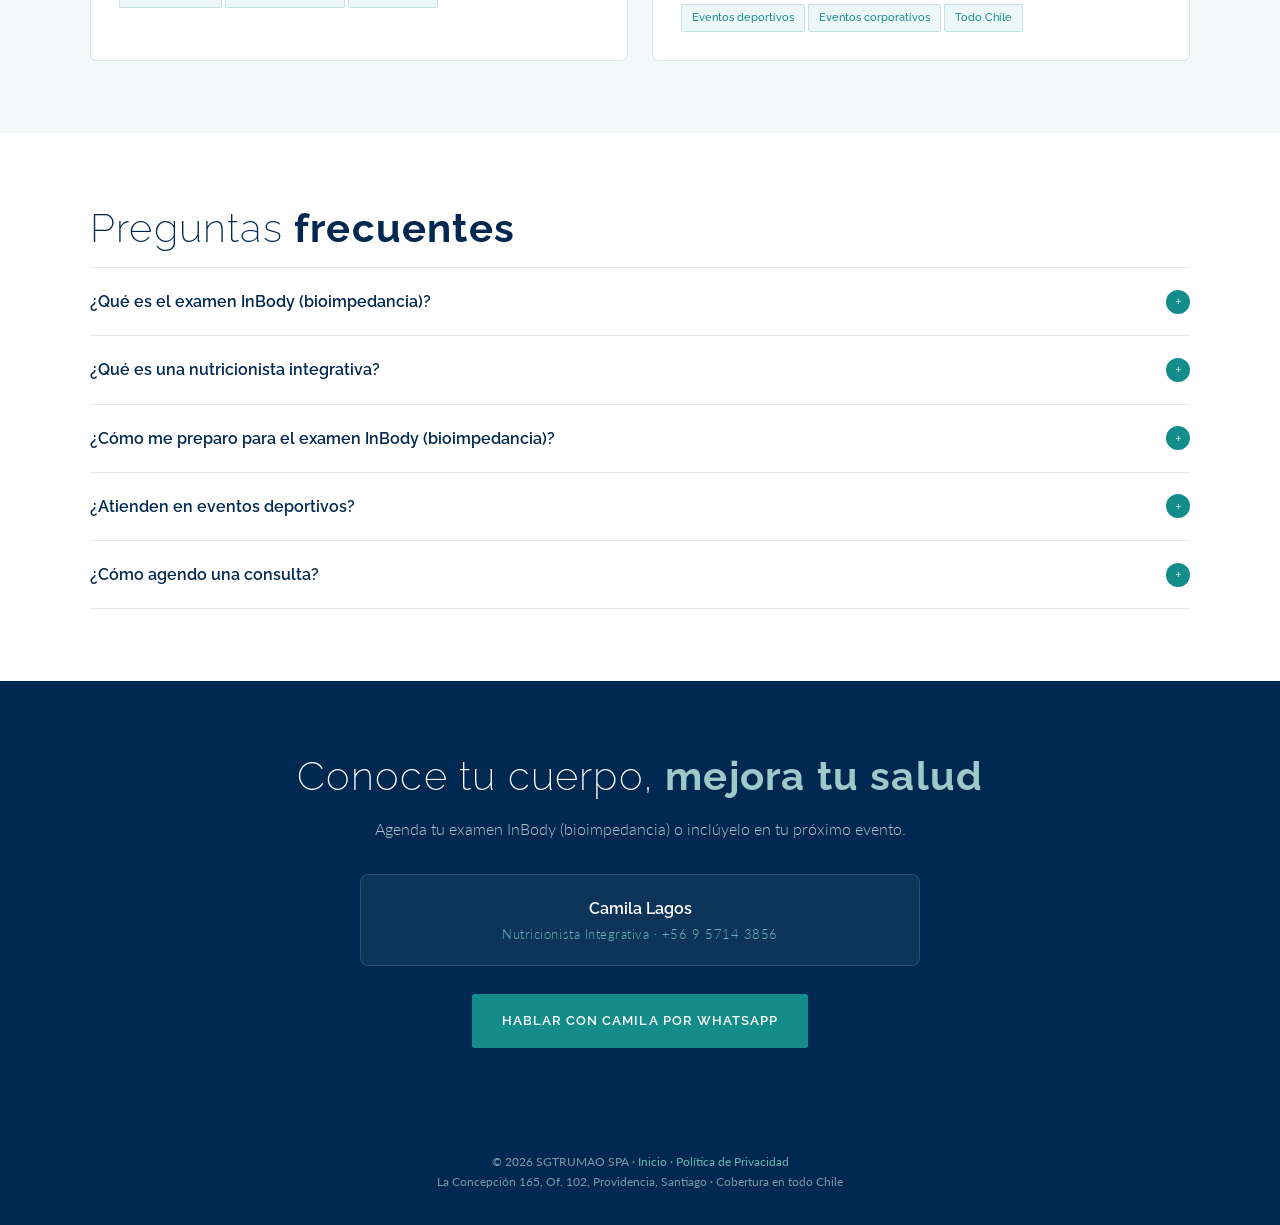
<file: nutricion/index.html>
<!DOCTYPE html>
<html lang="es-CL">
<head>
<meta charset="UTF-8">
<meta name="viewport" content="width=device-width, initial-scale=1.0">
<title>Nutricionista Integrativa y Examen InBody (Bioimpedancia) en Santiago | SGTRUMAO</title>
<meta name="description" content="Consulta con nutricionista integrativa y examen InBody (bioimpedancia) en Santiago. Conoce tu composición corporal: masa muscular, grasa e hidratación. En consulta particular o en tu evento deportivo. Agenda por WhatsApp con Camila Lagos.">
<link rel="canonical" href="https://www.sgtrumao.cl/nutricion/">
<meta name="robots" content="index, follow">

<!-- Open Graph -->
<meta property="og:type" content="website">
<meta property="og:url" content="https://www.sgtrumao.cl/nutricion/">
<meta property="og:title" content="Nutricionista Integrativa y Examen InBody (Bioimpedancia) en Santiago | SGTRUMAO">
<meta property="og:description" content="Consulta con nutricionista integrativa y examen InBody (bioimpedancia). Conoce tu composición corporal y recibe un plan a tu medida. En consulta particular o en tu evento.">
<meta property="og:image" content="https://www.sgtrumao.cl/img/og-image.jpg">
<meta property="og:locale" content="es_CL">
<meta property="og:site_name" content="SGTRUMAO SPA">

<!-- Schema.org -->
<script type="application/ld+json">
{
  "@context": "https://schema.org",
  "@graph": [
    {
      "@type": "MedicalWebPage",
      "@id": "https://www.sgtrumao.cl/nutricion/#page",
      "url": "https://www.sgtrumao.cl/nutricion/",
      "name": "Nutricionista Integrativa y Examen InBody (Bioimpedancia) en Santiago",
      "inLanguage": "es-CL",
      "isPartOf": {"@id": "https://www.sgtrumao.cl/#website"}
    },
    {
      "@type": "Service",
      "name": "Nutrición integrativa y examen InBody (bioimpedancia)",
      "serviceType": "Evaluación nutricional con InBody (bioimpedancia)",
      "description": "Consulta con nutricionista integrativa que incluye examen InBody (bioimpedancia) para evaluar composición corporal: masa muscular, porcentaje de grasa, agua corporal y metabolismo basal. Disponible en consulta particular y como servicio en eventos deportivos y corporativos.",
      "provider": {"@id": "https://www.sgtrumao.cl/#business"},
      "areaServed": {"@type": "City", "name": "Santiago"},
      "url": "https://www.sgtrumao.cl/nutricion/"
    },
    {
      "@type": "BreadcrumbList",
      "itemListElement": [
        {"@type": "ListItem", "position": 1, "name": "Inicio", "item": "https://www.sgtrumao.cl/"},
        {"@type": "ListItem", "position": 2, "name": "Nutrición e InBody (bioimpedancia)", "item": "https://www.sgtrumao.cl/nutricion/"}
      ]
    },
    {
      "@type": "FAQPage",
      "mainEntity": [
        {"@type": "Question", "name": "¿Qué es el examen InBody (bioimpedancia)?", "acceptedAnswer": {"@type": "Answer", "text": "InBody es un equipo de bioimpedancia que realiza una medición no invasiva e indolora de tu composición corporal mediante una corriente eléctrica imperceptible: masa muscular, porcentaje de grasa, agua corporal y estimación del metabolismo basal. Dura pocos minutos y entrega resultados inmediatos."}},
        {"@type": "Question", "name": "¿Qué es una nutricionista integrativa?", "acceptedAnswer": {"@type": "Answer", "text": "Una nutricionista que aborda la alimentación considerando a la persona completa: hábitos, descanso, estrés, actividad física y objetivos, no solo calorías. El plan se construye a tu medida y se ajusta en el tiempo."}},
        {"@type": "Question", "name": "¿Cómo me preparo para el examen InBody (bioimpedancia)?", "acceptedAnswer": {"@type": "Answer", "text": "Idealmente asistir con ayuno liviano de 2 a 3 horas, sin ejercicio intenso previo, sin alcohol el día anterior y con buena hidratación. Te confirmamos las indicaciones al agendar."}},
        {"@type": "Question", "name": "¿Atienden en eventos deportivos?", "acceptedAnswer": {"@type": "Answer", "text": "Sí. El servicio de nutrición con InBody (bioimpedancia) puede incluirse en la cobertura de eventos deportivos y corporativos de SGTRUMAO, como estación de evaluación para participantes o staff."}},
        {"@type": "Question", "name": "¿Cómo agendo una consulta?", "acceptedAnswer": {"@type": "Answer", "text": "Escríbele directamente por WhatsApp a la nutricionista Camila Lagos al +56 9 5714 3856. Te responderá a la brevedad posible."}}
      ]
    }
  ]
}
</script>

<link rel="preconnect" href="https://fonts.googleapis.com">
<link rel="preconnect" href="https://fonts.gstatic.com" crossorigin>
<link href="https://fonts.googleapis.com/css2?family=Raleway:wght@200;300;400;600;700&family=Lato:wght@300;400;700&display=swap" rel="stylesheet">
<style>
:root{--marino:#002850;--teal:#148C8C;--teal-pale:#A0C8C8;--teal-cla:#64B4B4;--gris-bg:#F5F8F9;--gris-borde:#DDE8EA;--gris-texto:#5A6B6D;--gris-dark:#2A3A3C}
*,*::before,*::after{box-sizing:border-box;margin:0;padding:0}
html{scroll-behavior:smooth}
body{font-family:'Lato',sans-serif;color:var(--gris-dark);font-size:16px;line-height:1.7}
nav{background:rgba(255,255,255,0.97);border-bottom:1px solid var(--gris-borde);position:sticky;top:0;z-index:100}
.nav-inner{max-width:1100px;margin:0 auto;padding:0 24px;height:64px;display:flex;align-items:center;justify-content:space-between}
.logo{text-decoration:none;font-family:'Raleway',sans-serif;font-weight:300;font-size:22px;letter-spacing:0.16em;color:var(--marino)}
.logo sup{font-size:9px;font-weight:400}
.nav-btn{font-family:'Raleway',sans-serif;font-size:12px;font-weight:600;letter-spacing:0.1em;text-transform:uppercase;color:#fff;background:var(--marino);padding:10px 20px;border-radius:3px;text-decoration:none;transition:background .2s}
.nav-btn:hover{background:var(--teal)}
.hero{background:var(--marino);padding:80px 24px;text-align:left}
.hero-inner{max-width:1100px;margin:0 auto}
.eyebrow{font-family:'Raleway',sans-serif;font-size:11px;font-weight:600;letter-spacing:0.2em;text-transform:uppercase;color:var(--teal-cla);border:1px solid rgba(100,180,180,0.4);display:inline-block;padding:5px 14px;border-radius:2px;margin-bottom:22px}
h1{font-family:'Raleway',sans-serif;font-weight:200;font-size:clamp(30px,4.5vw,52px);letter-spacing:0.03em;color:#fff;line-height:1.15;margin-bottom:20px;max-width:800px}
h1 strong{font-weight:700;color:var(--teal-pale)}
.hero p{color:rgba(255,255,255,0.72);font-weight:300;font-size:17px;max-width:640px;margin-bottom:32px}
.hero p strong{color:rgba(255,255,255,0.95);font-weight:400}
.btns{display:flex;gap:14px;flex-wrap:wrap}
.btn-solid{display:inline-flex;align-items:center;gap:8px;background:var(--teal);color:#fff;padding:14px 28px;border-radius:3px;font-family:'Raleway',sans-serif;font-size:13px;font-weight:600;letter-spacing:0.08em;text-transform:uppercase;text-decoration:none;border:2px solid var(--teal);transition:background .2s,transform .15s}
.btn-solid:hover{background:#28A0A0;transform:translateY(-2px)}
.btn-outline{display:inline-flex;align-items:center;gap:8px;background:transparent;color:#fff;padding:14px 28px;border-radius:3px;font-family:'Raleway',sans-serif;font-size:13px;font-weight:500;letter-spacing:0.08em;text-transform:uppercase;text-decoration:none;border:2px solid rgba(255,255,255,0.35);transition:border-color .2s}
.btn-outline:hover{border-color:rgba(255,255,255,0.7)}
section{padding:72px 24px}
.wrap{max-width:1100px;margin:0 auto}
h2{font-family:'Raleway',sans-serif;font-weight:200;font-size:clamp(26px,3.5vw,40px);letter-spacing:0.03em;color:var(--marino);line-height:1.15;margin-bottom:16px}
h2 strong{font-weight:700}
.sub{color:var(--gris-texto);font-weight:300;max-width:620px;margin-bottom:40px}
.grid{display:grid;grid-template-columns:repeat(auto-fit,minmax(240px,1fr));gap:20px}
.card{background:#fff;border:1px solid var(--gris-borde);border-radius:6px;padding:28px;transition:box-shadow .25s,border-color .25s}
.card:hover{box-shadow:0 16px 40px rgba(0,40,80,0.12);border-color:var(--teal-pale)}
.card h3{font-family:'Raleway',sans-serif;font-size:17px;font-weight:600;color:var(--marino);margin-bottom:8px}
.card p{font-size:14px;font-weight:300;color:var(--gris-texto)}
.num{font-family:'Raleway',sans-serif;font-size:26px;font-weight:700;color:var(--teal);margin-bottom:10px}
.bg-gris{background:var(--gris-bg)}
.dual{display:grid;grid-template-columns:1fr 1fr;gap:24px}
.dual .card{border-top:3px solid var(--teal)}
.tag{display:inline-block;font-size:11px;padding:4px 10px;border-radius:2px;background:rgba(20,140,140,0.07);color:var(--teal);border:1px solid rgba(20,140,140,0.18);font-family:'Raleway',sans-serif;font-weight:500;margin:3px 3px 0 0}
details{border-bottom:1px solid var(--gris-borde)}
details:first-of-type{border-top:1px solid var(--gris-borde)}
summary{list-style:none;display:flex;justify-content:space-between;align-items:center;gap:16px;padding:20px 0;cursor:pointer;font-family:'Raleway',sans-serif;font-weight:600;font-size:16px;color:var(--marino)}
summary::-webkit-details-marker{display:none}
summary::after{content:'+';flex-shrink:0;width:24px;height:24px;border-radius:50%;background:var(--teal);color:#fff;display:flex;align-items:center;justify-content:center;font-weight:300;transition:transform .3s}
details[open] summary::after{transform:rotate(45deg)}
details p{padding:0 0 20px;font-size:15px;color:var(--gris-texto);max-width:680px}
.cta-final{background:var(--marino);text-align:center}
.cta-final h2{color:#fff}
.cta-final h2 strong{color:var(--teal-pale)}
.cta-final p{color:rgba(255,255,255,0.7);font-weight:300;max-width:560px;margin:0 auto 32px}
.nutri-box{max-width:560px;margin:0 auto 28px;background:rgba(255,255,255,0.06);border:1px solid rgba(100,180,180,0.25);border-radius:8px;padding:20px 24px}
.nutri-box .nn{font-family:'Raleway',sans-serif;font-weight:600;color:#fff;font-size:16px}
.nutri-box .nr{color:var(--teal-cla);font-size:13px;font-weight:300;letter-spacing:0.04em}
.crumb{max-width:1100px;margin:0 auto;padding:16px 24px 0;font-size:12px;color:var(--gris-texto)}
.crumb a{color:var(--teal);text-decoration:none}
footer{background:var(--marino);padding:32px 24px;text-align:center;font-size:12px;color:rgba(255,255,255,0.5)}
footer a{color:var(--teal-cla);text-decoration:none}
.wa-btn{position:fixed;bottom:24px;right:24px;width:52px;height:52px;background:#25D366;border-radius:50%;display:flex;align-items:center;justify-content:center;box-shadow:0 4px 20px rgba(37,211,102,0.35);z-index:200}
.wa-btn svg{width:26px;height:26px;fill:#fff}
@media(max-width:760px){.dual{grid-template-columns:1fr}section{padding:52px 20px}.hero{padding:56px 20px}}
</style>
</head>
<body>

<nav aria-label="Navegación principal">
  <div class="nav-inner">
    <a href="https://www.sgtrumao.cl/" class="logo">SGTRUMAO<sup>SPA</sup></a>
    <a href="https://wa.me/56957143856?text=Hola%20Camila%2C%20vi%20la%20web%20de%20SGTRUMAO%20y%20quiero%20agendar%20una%20consulta%20de%20nutrici%C3%B3n%20integrativa%20con%20InBody" class="nav-btn">Agendar con Camila</a>
  </div>
</nav>

<div class="crumb"><a href="https://www.sgtrumao.cl/">Inicio</a> › Nutrición e InBody (bioimpedancia)</div>

<header class="hero">
  <div class="hero-inner">
    <div class="eyebrow">Nutrición · Santiago y eventos en todo Chile</div>
    <h1>Nutricionista integrativa con <strong>examen InBody (bioimpedancia)</strong></h1>
    <p>Conoce tu composición corporal real —<strong>masa muscular, grasa e hidratación</strong>— con un examen InBody y recibe un plan de alimentación hecho a tu medida. En consulta particular o como estación de evaluación en tu evento deportivo o corporativo.</p>
    <div class="btns">
      <a class="btn-solid" href="https://wa.me/56957143856?text=Hola%20Camila%2C%20vi%20la%20web%20de%20SGTRUMAO%20y%20quiero%20agendar%20una%20consulta%20de%20nutrici%C3%B3n%20integrativa%20con%20InBody">Agendar por WhatsApp</a>
      <a class="btn-outline" href="https://www.sgtrumao.cl/#contacto">Cotizar para mi evento</a>
    </div>
  </div>
</header>

<section>
  <div class="wrap">
    <h2>¿Qué mide el <strong>examen InBody (bioimpedancia)</strong>?</h2>
    <p class="sub">Una medición no invasiva e indolora, de pocos minutos y con resultados inmediatos. Mucho más útil que la pesa: te dice de qué está hecho tu cuerpo.</p>
    <div class="grid">
      <div class="card"><div class="num">01</div><h3>Masa muscular</h3><p>Cuánto músculo tienes y cómo se distribuye. Clave para deportistas y para envejecer con salud.</p></div>
      <div class="card"><div class="num">02</div><h3>Porcentaje de grasa</h3><p>Grasa corporal total y visceral, el indicador que realmente importa para tu salud metabólica.</p></div>
      <div class="card"><div class="num">03</div><h3>Agua corporal</h3><p>Tu nivel de hidratación, fundamental para rendimiento físico y recuperación.</p></div>
      <div class="card"><div class="num">04</div><h3>Metabolismo basal</h3><p>Cuántas calorías gasta tu cuerpo en reposo: la base para construir tu plan de alimentación.</p></div>
    </div>
  </div>
</section>

<section class="bg-gris">
  <div class="wrap">
    <h2>Un enfoque <strong>integrativo</strong>, no solo calorías</h2>
    <p class="sub">Nuestra nutricionista integrativa construye el plan considerando a la persona completa: hábitos, descanso, estrés, actividad física y tus objetivos reales.</p>
    <div class="dual">
      <div class="card">
        <h3>Consulta particular</h3>
        <p>Evaluación completa con InBody (bioimpedancia), análisis de hábitos y plan de alimentación personalizado con seguimiento.</p>
        <div><span class="tag">InBody incluido</span><span class="tag">Plan personalizado</span><span class="tag">Seguimiento</span></div>
      </div>
      <div class="card">
        <h3>En tu evento</h3>
        <p>Estación de evaluación nutricional con InBody (bioimpedancia) para participantes o staff, integrada a la cobertura médica SGTRUMAO en eventos deportivos y corporativos.</p>
        <div><span class="tag">Eventos deportivos</span><span class="tag">Eventos corporativos</span><span class="tag">Todo Chile</span></div>
      </div>
    </div>
  </div>
</section>

<section>
  <div class="wrap">
    <h2>Preguntas <strong>frecuentes</strong></h2>
    <details>
      <summary>¿Qué es el examen InBody (bioimpedancia)?</summary>
      <p>InBody es un equipo de bioimpedancia que realiza una medición no invasiva e indolora de tu composición corporal mediante una corriente eléctrica imperceptible: masa muscular, porcentaje de grasa, agua corporal y estimación del metabolismo basal. Dura pocos minutos y entrega resultados inmediatos.</p>
    </details>
    <details>
      <summary>¿Qué es una nutricionista integrativa?</summary>
      <p>Una nutricionista que aborda la alimentación considerando a la persona completa: hábitos, descanso, estrés, actividad física y objetivos, no solo calorías. El plan se construye a tu medida y se ajusta en el tiempo.</p>
    </details>
    <details>
      <summary>¿Cómo me preparo para el examen InBody (bioimpedancia)?</summary>
      <p>Idealmente asistir con ayuno liviano de 2 a 3 horas, sin ejercicio intenso previo, sin alcohol el día anterior y con buena hidratación. Te confirmamos las indicaciones al agendar.</p>
    </details>
    <details>
      <summary>¿Atienden en eventos deportivos?</summary>
      <p>Sí. El servicio puede incluirse en la cobertura de eventos deportivos y corporativos de SGTRUMAO, como estación de evaluación para participantes o staff. <a href="https://www.sgtrumao.cl/#servicios" style="color:var(--teal)">Conoce todos nuestros servicios</a>.</p>
    </details>
    <details>
      <summary>¿Cómo agendo una consulta?</summary>
      <p>Escríbele directamente por WhatsApp a la nutricionista <strong>Camila Lagos</strong> al <a href="https://wa.me/56957143856" style="color:var(--teal)">+56 9 5714 3856</a>. Te responderá a la brevedad posible.</p>
    </details>
  </div>
</section>

<section class="cta-final">
  <div class="wrap">
    <h2>Conoce tu cuerpo, <strong>mejora tu salud</strong></h2>
    <p>Agenda tu examen InBody (bioimpedancia) o inclúyelo en tu próximo evento.</p>
    <div class="nutri-box">
      <div class="nn">Camila Lagos</div>
      <div class="nr">Nutricionista Integrativa · +56 9 5714 3856</div>
    </div>
    <div class="btns" style="justify-content:center">
      <a class="btn-solid" href="https://wa.me/56957143856?text=Hola%20Camila%2C%20vi%20la%20web%20de%20SGTRUMAO%20y%20quiero%20agendar%20una%20consulta%20de%20nutrici%C3%B3n%20integrativa%20con%20InBody">Hablar con Camila por WhatsApp</a>
    </div>
  </div>
</section>

<footer>
  © 2026 SGTRUMAO SPA · <a href="https://www.sgtrumao.cl/">Inicio</a> · <a href="https://www.sgtrumao.cl/privacidad/">Política de Privacidad</a><br>
  La Concepción 165, Of. 102, Providencia, Santiago · Cobertura en todo Chile
</footer>

<a href="https://wa.me/56957143856?text=Hola%20Camila%2C%20vi%20la%20web%20de%20SGTRUMAO%20y%20quiero%20agendar%20una%20consulta%20de%20nutrici%C3%B3n%20integrativa%20con%20InBody" class="wa-btn" aria-label="Escríbele a Camila por WhatsApp"><svg viewBox="0 0 24 24"><path d="M17.472 14.382c-.297-.149-1.758-.867-2.03-.967-.273-.099-.471-.148-.67.15-.197.297-.767.966-.94 1.164-.173.199-.347.223-.644.075-.297-.15-1.255-.463-2.39-1.475-.883-.788-1.48-1.761-1.653-2.059-.173-.297-.018-.458.13-.606.134-.133.297-.347.446-.52.149-.174.198-.298.298-.497.099-.198.05-.371-.025-.52-.075-.149-.669-1.612-.916-2.207-.242-.579-.487-.5-.669-.51-.173-.008-.371-.01-.57-.01-.198 0-.52.074-.792.372-.272.297-1.04 1.016-1.04 2.479 0 1.462 1.065 2.875 1.213 3.074.149.198 2.096 3.2 5.077 4.487.709.306 1.262.489 1.694.625.712.227 1.36.195 1.871.118.571-.085 1.758-.719 2.006-1.413.248-.694.248-1.289.173-1.413-.074-.124-.272-.198-.57-.347m-5.421 7.403h-.004a9.87 9.87 0 01-5.031-1.378l-.361-.214-3.741.982.998-3.648-.235-.374a9.86 9.86 0 01-1.51-5.26c.001-5.45 4.436-9.884 9.888-9.884 2.64 0 5.122 1.03 6.988 2.898a9.825 9.825 0 012.893 6.994c-.003 5.45-4.437 9.884-9.885 9.884m8.413-18.297A11.815 11.815 0 0012.05 0C5.495 0 .16 5.335.157 11.892c0 2.096.547 4.142 1.588 5.945L.057 24l6.305-1.654a11.882 11.882 0 005.683 1.448h.005c6.554 0 11.89-5.335 11.893-11.893a11.821 11.821 0 00-3.48-8.413z"/></svg></a>

</body>
</html>
</file>
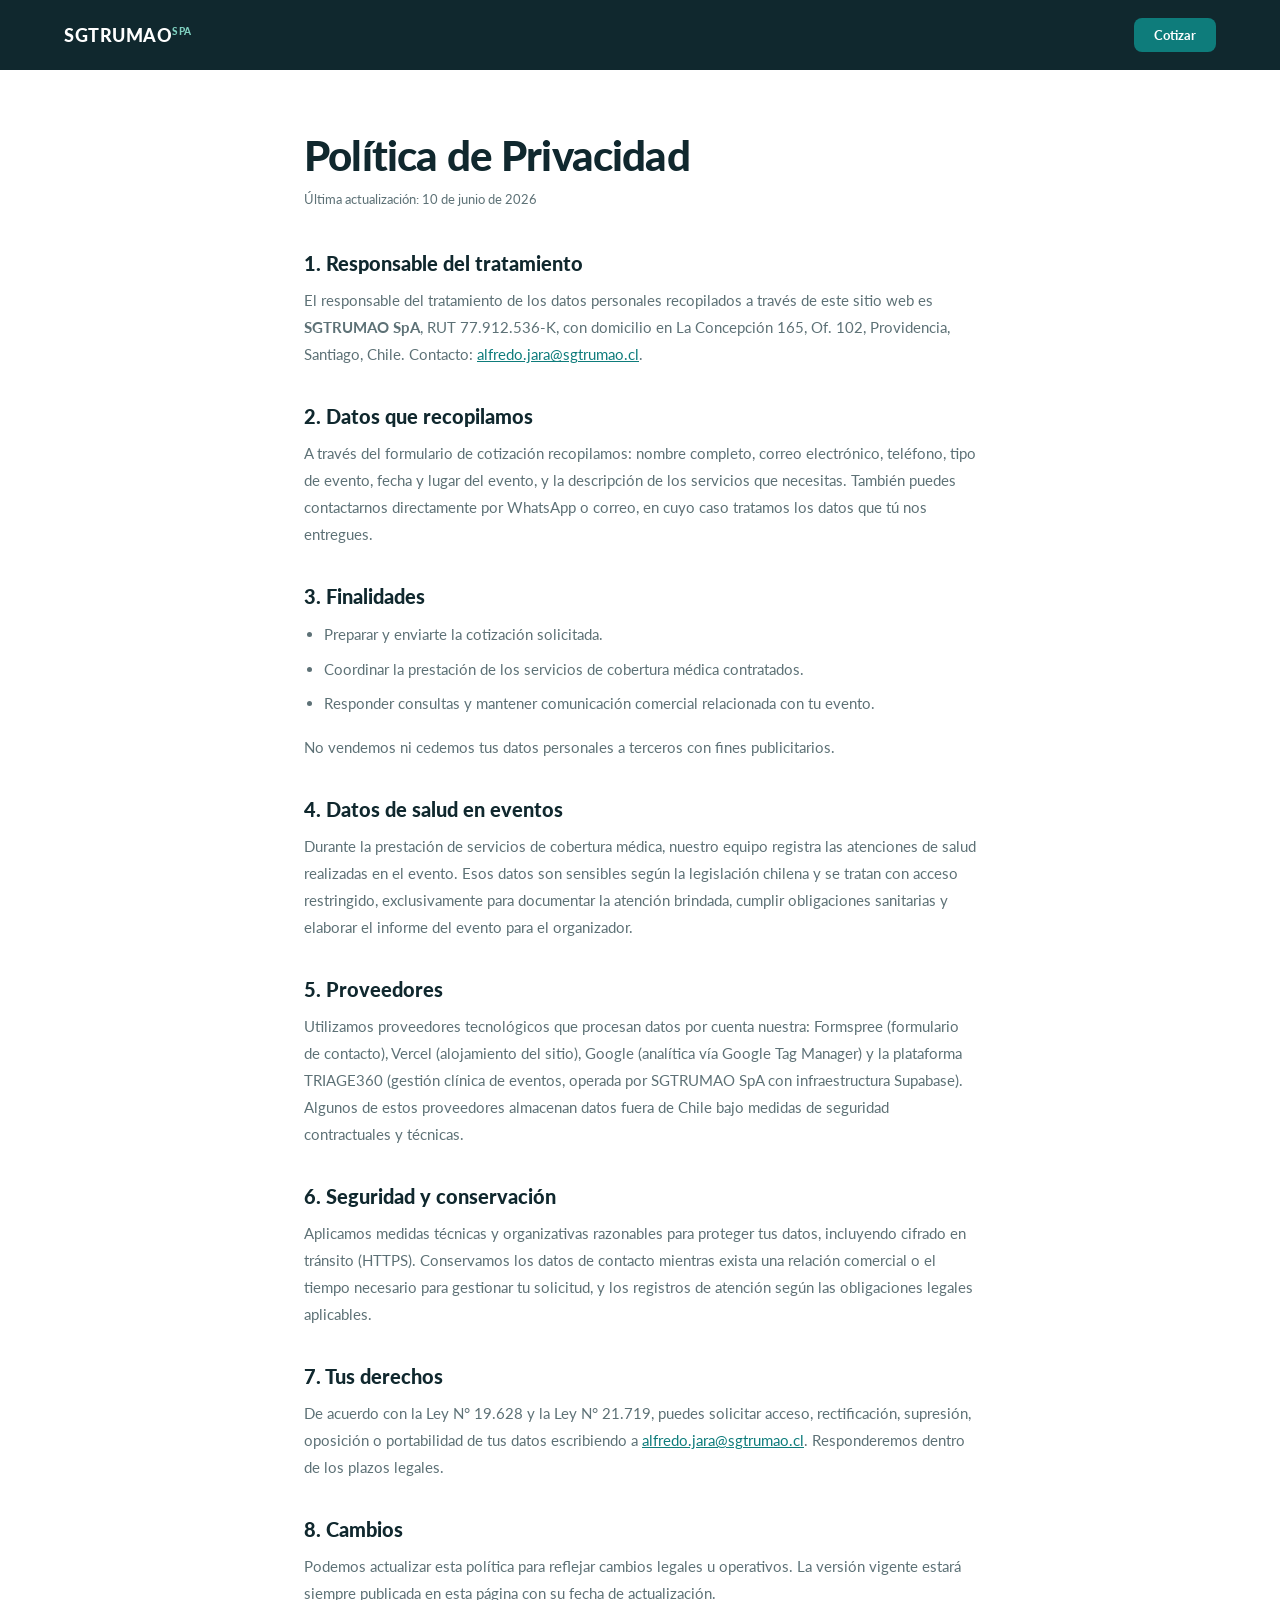
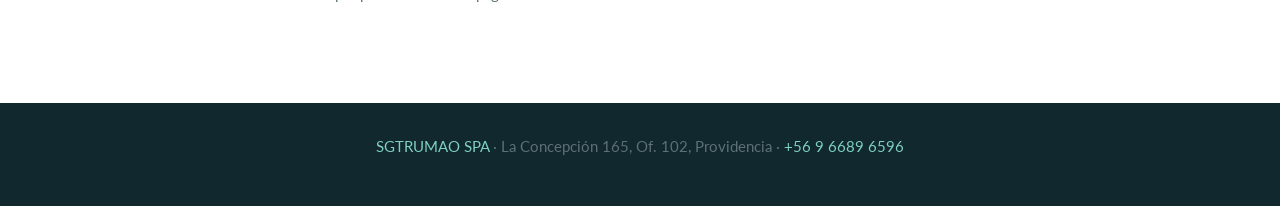
<file: privacidad/index.html>
<!DOCTYPE html>
<html lang="es-CL">
<head>
<meta charset="UTF-8">
<meta name="viewport" content="width=device-width, initial-scale=1.0">
<title>Política de Privacidad | SGTRUMAO SPA</title>
<meta name="description" content="Política de privacidad de SGTRUMAO SpA: qué datos personales recopilamos a través de nuestro formulario de contacto, con qué finalidad y cuáles son tus derechos según la ley chilena.">
<link rel="canonical" href="https://www.sgtrumao.cl/privacidad/">
<meta name="robots" content="index, follow">
<link rel="preconnect" href="https://fonts.googleapis.com">
<link href="https://fonts.googleapis.com/css2?family=Lato:wght@400;700;900&display=swap" rel="stylesheet">
<style>
*{margin:0;padding:0;box-sizing:border-box}
:root{--teal:#0e7c7b;--ink:#10282e;--muted:#5d7176}
body{font-family:'Lato',sans-serif;background:#fff;color:var(--ink);min-height:100vh}
.nav{background:var(--ink);padding:18px 5%;display:flex;justify-content:space-between;align-items:center}
.logo{color:#fff;text-decoration:none;font-weight:900;font-size:18px;letter-spacing:0.5px}
.logo sup{font-size:10px;color:#7fd1c0}
.nav-cta{background:var(--teal);color:#fff;padding:9px 20px;border-radius:8px;font-weight:700;font-size:13px;text-decoration:none}
.content{max-width:800px;margin:0 auto;padding:60px 5% 80px}
h1{font-size:clamp(1.8rem,4vw,2.6rem);font-weight:900;letter-spacing:-0.02em;margin-bottom:8px}
.updated{font-size:13px;color:var(--muted);margin-bottom:40px}
h2{font-size:20px;font-weight:900;margin:36px 0 12px}
p{color:var(--muted);line-height:1.8;margin-bottom:16px;font-size:15px}
ul{color:var(--muted);line-height:1.9;padding-left:20px;margin-bottom:16px;font-size:15px}
li{margin-bottom:6px}
a{color:var(--teal)}
footer{background:var(--ink);padding:30px 5%;text-align:center;font-size:12px;color:rgba(255,255,255,0.6)}
footer a{color:#7fd1c0;text-decoration:none}
</style>
</head>
<body>

<nav class="nav" aria-label="Navegación principal">
  <a href="https://www.sgtrumao.cl/" class="logo">SGTRUMAO<sup>SPA</sup></a>
  <a href="https://www.sgtrumao.cl/#contacto" class="nav-cta">Cotizar</a>
</nav>

<main class="content">
  <h1>Política de Privacidad</h1>
  <p class="updated">Última actualización: 10 de junio de 2026</p>

  <h2>1. Responsable del tratamiento</h2>
  <p>El responsable del tratamiento de los datos personales recopilados a través de este sitio web es <strong>SGTRUMAO SpA</strong>, RUT 77.912.536-K, con domicilio en La Concepción 165, Of. 102, Providencia, Santiago, Chile. Contacto: <a href="mailto:alfredo.jara@sgtrumao.cl">alfredo.jara@sgtrumao.cl</a>.</p>

  <h2>2. Datos que recopilamos</h2>
  <p>A través del formulario de cotización recopilamos: nombre completo, correo electrónico, teléfono, tipo de evento, fecha y lugar del evento, y la descripción de los servicios que necesitas. También puedes contactarnos directamente por WhatsApp o correo, en cuyo caso tratamos los datos que tú nos entregues.</p>

  <h2>3. Finalidades</h2>
  <ul>
    <li>Preparar y enviarte la cotización solicitada.</li>
    <li>Coordinar la prestación de los servicios de cobertura médica contratados.</li>
    <li>Responder consultas y mantener comunicación comercial relacionada con tu evento.</li>
  </ul>
  <p>No vendemos ni cedemos tus datos personales a terceros con fines publicitarios.</p>

  <h2>4. Datos de salud en eventos</h2>
  <p>Durante la prestación de servicios de cobertura médica, nuestro equipo registra las atenciones de salud realizadas en el evento. Esos datos son sensibles según la legislación chilena y se tratan con acceso restringido, exclusivamente para documentar la atención brindada, cumplir obligaciones sanitarias y elaborar el informe del evento para el organizador.</p>

  <h2>5. Proveedores</h2>
  <p>Utilizamos proveedores tecnológicos que procesan datos por cuenta nuestra: Formspree (formulario de contacto), Vercel (alojamiento del sitio), Google (analítica vía Google Tag Manager) y la plataforma TRIAGE360 (gestión clínica de eventos, operada por SGTRUMAO SpA con infraestructura Supabase). Algunos de estos proveedores almacenan datos fuera de Chile bajo medidas de seguridad contractuales y técnicas.</p>

  <h2>6. Seguridad y conservación</h2>
  <p>Aplicamos medidas técnicas y organizativas razonables para proteger tus datos, incluyendo cifrado en tránsito (HTTPS). Conservamos los datos de contacto mientras exista una relación comercial o el tiempo necesario para gestionar tu solicitud, y los registros de atención según las obligaciones legales aplicables.</p>

  <h2>7. Tus derechos</h2>
  <p>De acuerdo con la Ley N° 19.628 y la Ley N° 21.719, puedes solicitar acceso, rectificación, supresión, oposición o portabilidad de tus datos escribiendo a <a href="mailto:alfredo.jara@sgtrumao.cl">alfredo.jara@sgtrumao.cl</a>. Responderemos dentro de los plazos legales.</p>

  <h2>8. Cambios</h2>
  <p>Podemos actualizar esta política para reflejar cambios legales u operativos. La versión vigente estará siempre publicada en esta página con su fecha de actualización.</p>
</main>

<footer>
  <p><a href="https://www.sgtrumao.cl/">SGTRUMAO SPA</a> · La Concepción 165, Of. 102, Providencia · <a href="https://wa.me/56966896596">+56 9 6689 6596</a></p>
</footer>

</body>
</html>
</file>
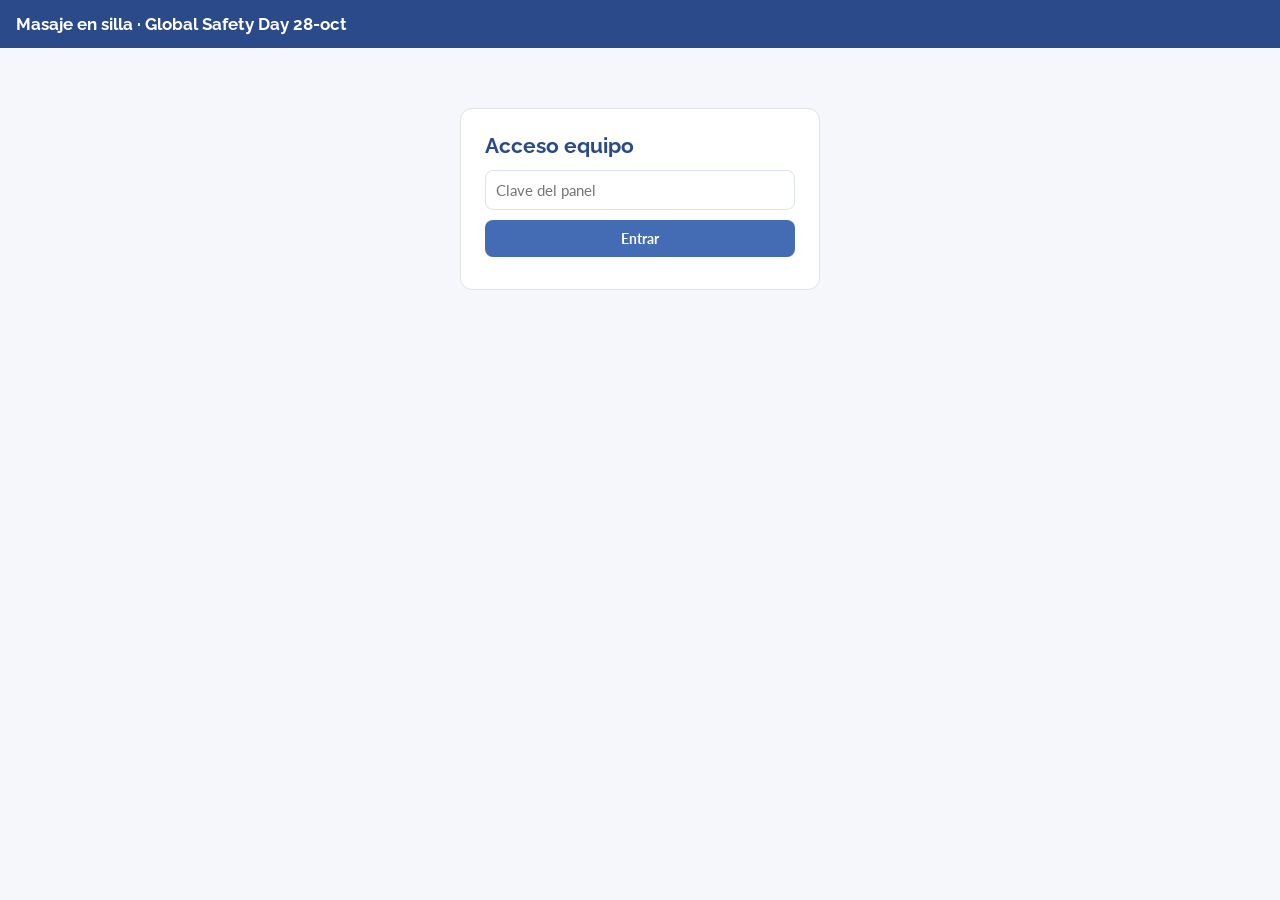
<file: masajes-anglo/panel/index.html>
<!DOCTYPE html>
<html lang="es">
<head>
<meta charset="UTF-8">
<meta name="viewport" content="width=device-width, initial-scale=1.0">
<title>Panel masajes · Global Safety Day</title>
<meta name="robots" content="noindex, nofollow">
<link href="https://fonts.googleapis.com/css2?family=Lato:wght@400;700&family=Raleway:wght@700&display=swap" rel="stylesheet">
<style>
:root{--marino:#2A4A8A;--teal:#446CB4;--borde:#DCE3EF;--fondo:#F5F7FB;--suave:#5E6675;--ambar:#FFF3D6;--ambar-t:#7A5200}
*{box-sizing:border-box;margin:0;padding:0}
body{font-family:'Lato',sans-serif;background:var(--fondo);color:#1E2D3A;font-size:14px}
.top{background:var(--marino);color:#fff;padding:14px 16px;display:flex;justify-content:space-between;align-items:center;gap:12px;flex-wrap:wrap}
.top h1{font-family:'Raleway';font-size:17px}
.wrap{max-width:1200px;margin:0 auto;padding:16px}
.login{max-width:360px;margin:60px auto;background:#fff;border:1px solid var(--borde);border-radius:12px;padding:24px}
.login h2{font-family:'Raleway';color:var(--marino);margin-bottom:12px}
input,select{padding:10px;border:1px solid var(--borde);border-radius:8px;font:inherit;font-size:15px;width:100%}
button{background:var(--teal);color:#fff;border:0;border-radius:8px;padding:10px 14px;font:inherit;font-weight:700;cursor:pointer}
button.sec{background:#fff;color:var(--marino);border:1px solid var(--borde)}
.err{color:#B3261E;margin-top:8px}
.stats{display:grid;grid-template-columns:repeat(auto-fit,minmax(150px,1fr));gap:10px;margin-bottom:14px}
.stat{background:#fff;border:1px solid var(--borde);border-radius:10px;padding:12px}
.stat b{display:block;font-size:24px;color:var(--marino)}
.stat span{color:var(--suave);font-size:12px}
.bar{display:flex;gap:8px;flex-wrap:wrap;margin-bottom:12px}
.bar select,.bar input{width:auto;flex:1;min-width:160px}
.tbl{overflow-x:auto;background:#fff;border:1px solid var(--borde);border-radius:10px}
table{width:100%;border-collapse:collapse;min-width:900px}
th,td{padding:9px 10px;border-bottom:1px solid var(--borde);text-align:left;vertical-align:top}
th{background:#EDF2FA;font-size:12px;color:var(--suave);text-transform:uppercase;letter-spacing:.05em;position:sticky;top:0}
tr.eval td{background:var(--ambar)}
.tag{display:inline-block;background:#FCE3B0;color:var(--ambar-t);border-radius:6px;padding:1px 6px;font-size:11px;font-weight:700}
.chk{width:20px;height:20px;accent-color:var(--teal)}
.hidden{display:none}
small{color:var(--suave)}
#acciones{display:flex;gap:8px}
#acciones.hidden{display:none}
.acc{display:flex;flex-direction:column;gap:6px}
.acc button{padding:6px 10px;font-size:13px}
button.del{background:#fff;color:#B3261E;border:1px solid #E7B9B5}
.modal{position:fixed;inset:0;background:rgba(0,20,40,.45);display:flex;align-items:flex-start;justify-content:center;padding:24px 16px;overflow-y:auto;z-index:10}
.modal.hidden{display:none}
.caja{background:#fff;border-radius:12px;padding:20px;width:100%;max-width:560px}
.caja h3{font-family:'Raleway';color:var(--marino);margin-bottom:14px}
.g2{display:grid;grid-template-columns:1fr 1fr;gap:10px}
@media(max-width:520px){.g2{grid-template-columns:1fr}}
.campo{margin-bottom:10px}
.campo label{display:block;font-weight:700;font-size:13px;margin-bottom:4px}
.botones{display:flex;gap:8px;justify-content:flex-end;margin-top:14px}
</style>
</head>
<body>
<div class="top"><h1>Masaje en silla · Global Safety Day 28-oct</h1><div id="acciones" class="hidden"><button class="sec" id="recargar">Actualizar</button><button id="pdf">Descargar PDF</button></div></div>

<div class="login" id="login">
  <h2>Acceso equipo</h2>
  <input type="password" id="clave" placeholder="Clave del panel" autocomplete="current-password">
  <button style="width:100%;margin-top:10px" id="entrar">Entrar</button>
  <p class="err" id="err"></p>
</div>

<div class="wrap hidden" id="app">
  <div class="stats" id="stats"></div>
  <div class="bar">
    <select id="fSede"><option value="">Todas las sedes</option><option>Edificio Titanium</option><option>Faena El Soldado</option></select>
    <input id="fTxt" placeholder="Buscar nombre o RUT">
    <label style="display:flex;align-items:center;gap:6px;white-space:nowrap"><input type="checkbox" id="fEval" class="chk" style="width:18px">Solo a evaluar</label>
  </div>
  <div class="tbl"><table>
    <thead><tr><th>Asistió</th><th>Sede · Hora</th><th>Persona</th><th>Anamnesis</th><th>Molestia</th><th>Presión</th><th>Obs.</th><th></th></tr></thead>
    <tbody id="filas"></tbody>
  </table></div>
</div>

<div class="modal hidden" id="mEditar" role="dialog" aria-modal="true" aria-labelledby="tEditar">
  <div class="caja">
    <h3 id="tEditar">Editar inscripción</h3>
    <div class="g2">
      <div class="campo"><label for="eSede">Sede</label><select id="eSede"><option>Edificio Titanium</option><option>Faena El Soldado</option></select></div>
      <div class="campo"><label for="eHora">Horario</label><select id="eHora"></select></div>
    </div>
    <div class="campo"><label for="eNombre">Nombre completo</label><input id="eNombre"></div>
    <div class="g2">
      <div class="campo"><label for="eRut">RUT</label><input id="eRut"></div>
      <div class="campo"><label for="eEdad">Edad</label><input id="eEdad" type="number" min="16" max="99"></div>
      <div class="campo"><label for="eTel">Teléfono</label><input id="eTel" type="tel"></div>
      <div class="campo"><label for="eEmail">Correo</label><input id="eEmail" type="email"></div>
    </div>
    <div class="campo"><label for="eArea">Área o cargo</label><input id="eArea"></div>
    <div class="campo"><label for="eMed">Medicamentos</label><input id="eMed"></div>
    <div class="campo"><label for="eObs">Observaciones</label><input id="eObs"></div>
    <p class="err" id="eErr"></p>
    <div class="botones"><button class="sec" data-cerrar>Cancelar</button><button id="eGuardar">Guardar cambios</button></div>
  </div>
</div>

<div class="modal hidden" id="mBorrar" role="dialog" aria-modal="true" aria-labelledby="tBorrar">
  <div class="caja">
    <h3 id="tBorrar">Eliminar inscripción</h3>
    <p id="bTexto"></p>
    <p class="err" id="bErr"></p>
    <div class="botones"><button class="sec" data-cerrar>Cancelar</button><button class="del" id="bConfirmar" style="background:#B3261E;color:#fff;border:0">Sí, eliminar</button></div>
  </div>
</div>

<script>
const SB_URL='https://dnlvzwrujosuckdzmffx.supabase.co', SB_KEY='sb_publishable_fv9R8pVxgaHyxABGebYXOQ_aw_3f6RZ';
const $=id=>document.getElementById(id);
let clave='', datos=[];
const rpc=async(fn,body)=>{const r=await fetch(`${SB_URL}/rest/v1/rpc/${fn}`,{method:'POST',headers:{apikey:SB_KEY,'Content-Type':'application/json'},body:JSON.stringify(body)});const j=await r.json();if(!r.ok)throw new Error(j.message||'Error');return j;};
const esc=s=>String(s??'').replace(/[&<>"]/g,c=>({'&':'&amp;','<':'&lt;','>':'&gt;','"':'&quot;'}[c]));
const fmtRut=r=>r?r.slice(0,-1).replace(/\B(?=(\d{3})+(?!\d))/g,'.')+'-'+r.slice(-1):'';

async function cargar(){
  datos=await rpc('masajes_anglo_panel',{p_clave:clave});
  pintar();
}
$('entrar').onclick=async()=>{
  clave=$('clave').value; $('err').textContent='';
  try{await cargar(); try{sessionStorage.setItem('mk',clave)}catch(e){}
    $('login').classList.add('hidden');$('app').classList.remove('hidden');$('acciones').classList.remove('hidden');}
  catch(e){$('err').textContent='Clave incorrecta.';}
};
$('clave').onkeydown=e=>{if(e.key==='Enter')$('entrar').click()};
try{const k=sessionStorage.getItem('mk');if(k){$('clave').value=k;$('entrar').click();}}catch(e){}

function pintar(){
  const s=$('fSede').value, t=$('fTxt').value.toLowerCase(), ev=$('fEval').checked;
  const lista=datos.filter(d=>(!s||d.sede===s)&&(!ev||d.requiere_evaluacion)&&(!t||d.nombre.toLowerCase().includes(t)||d.rut.toLowerCase().includes(t.replace(/[^0-9k]/g,''))));
  const n=f=>datos.filter(f).length;
  $('stats').innerHTML=[
    ['Inscritos',datos.length],['Edificio Titanium',n(d=>d.sede==='Edificio Titanium')],['Faena El Soldado',n(d=>d.sede==='Faena El Soldado')],
    ['A evaluar',n(d=>d.requiere_evaluacion)],['Atendidos',n(d=>d.asistio)]
  ].map(([l,v])=>`<div class="stat"><b>${v}</b><span>${l}</span></div>`).join('');
  $('filas').innerHTML=lista.map(d=>`<tr class="${d.requiere_evaluacion?'eval':''}">
    <td><input type="checkbox" class="chk" data-id="${d.id}" ${d.asistio?'checked':''}></td>
    <td><b>${d.hora.slice(0,5)}</b><br><small>${esc(d.sede)}</small></td>
    <td><b>${esc(d.nombre)}</b><br><small>${fmtRut(d.rut)} · ${d.edad??''} años<br>${esc(d.telefono)}${d.area?'<br>'+esc(d.area):''}</small></td>
    <td>${d.requiere_evaluacion?'<span class="tag">EVALUAR</span><br>':''}${esc(d.condiciones.join(', '))}${d.medicamentos?'<br><small>Med: '+esc(d.medicamentos)+'</small>':''}</td>
    <td>${esc(d.zonas_molestia.join(', '))}<br><small>Dolor ${d.dolor??0}/10</small></td>
    <td>${esc(d.presion)}</td><td>${esc(d.observaciones)}</td>
    <td><div class="acc"><button class="sec" data-edit="${d.id}">Editar</button><button class="del" data-del="${d.id}">Eliminar</button></div></td></tr>`).join('')||'<tr><td colspan="8"><small>Sin inscripciones.</small></td></tr>';
}
['fSede','fTxt','fEval'].forEach(id=>$(id).addEventListener('input',pintar));
$('recargar').onclick=()=>cargar();
$('filas').addEventListener('change',async e=>{
  if(!e.target.dataset.id)return;
  try{await rpc('masajes_anglo_marcar_asistencia',{p_clave:clave,p_id:e.target.dataset.id,p_asistio:e.target.checked});
    datos.find(d=>d.id===e.target.dataset.id).asistio=e.target.checked;pintar();}
  catch(err){alert('No se pudo guardar');e.target.checked=!e.target.checked;}
});
let actual=null, dispo=[];
const abrir=id=>$(id).classList.remove('hidden'), cerrar=()=>document.querySelectorAll('.modal').forEach(m=>m.classList.add('hidden'));
document.querySelectorAll('[data-cerrar]').forEach(b=>b.onclick=cerrar);
document.querySelectorAll('.modal').forEach(m=>m.addEventListener('click',e=>{if(e.target===m)cerrar()}));
document.addEventListener('keydown',e=>{if(e.key==='Escape')cerrar()});
function llenarHoras(){
  const sede=$('eSede').value, propia=actual&&actual.sede===sede?actual.hora.slice(0,5):null;
  $('eHora').innerHTML=dispo.filter(b=>b.sede===sede).map(b=>{
    const h=b.hora.slice(0,5), libres=b.cupo-b.ocupados+(h===propia?1:0);
    return `<option value="${h}" ${libres<=0?'disabled':''} ${h===propia?'selected':''}>${h} · ${libres<=0?'lleno':libres+(libres===1?' libre':' libres')}</option>`;
  }).join('');
}
$('eSede').onchange=llenarHoras;
$('filas').addEventListener('click',async e=>{
  const ed=e.target.closest('[data-edit]'), del=e.target.closest('[data-del]');
  if(ed){
    actual=datos.find(d=>d.id===ed.dataset.edit); $('eErr').textContent='';
    $('eSede').value=actual.sede; $('eNombre').value=actual.nombre; $('eRut').value=fmtRut(actual.rut);
    $('eEdad').value=actual.edad??''; $('eTel').value=actual.telefono??''; $('eEmail').value=actual.email??'';
    $('eArea').value=actual.area??''; $('eMed').value=actual.medicamentos??''; $('eObs').value=actual.observaciones??'';
    $('eHora').innerHTML='<option>Cargando…</option>'; abrir('mEditar');
    try{dispo=await rpc('masajes_anglo_disponibilidad',{}); llenarHoras();}catch(err){$('eErr').textContent='No se pudieron cargar los horarios.';}
  }
  if(del){
    actual=datos.find(d=>d.id===del.dataset.del); $('bErr').textContent='';
    $('bTexto').innerHTML=`¿Eliminar a <b>${esc(actual.nombre)}</b> (${esc(actual.sede)}, ${actual.hora.slice(0,5)} hrs)? Se libera su cupo y no se puede deshacer.`;
    abrir('mBorrar');
  }
});
$('eGuardar').onclick=async()=>{
  const b=$('eGuardar'); b.disabled=true; $('eErr').textContent='';
  try{
    const r=await rpc('masajes_anglo_editar',{p_clave:clave,p_id:actual.id,p:{sede:$('eSede').value,hora:$('eHora').value,nombre:$('eNombre').value,rut:$('eRut').value,edad:$('eEdad').value,telefono:$('eTel').value,email:$('eEmail').value,area:$('eArea').value,medicamentos:$('eMed').value,observaciones:$('eObs').value}});
    if(!r.ok){$('eErr').textContent=r.error;return;}
    cerrar(); await cargar();
  }catch(err){$('eErr').textContent='No se pudo guardar. Revisa tu conexión.';}
  finally{b.disabled=false;}
};
$('bConfirmar').onclick=async()=>{
  const b=$('bConfirmar'); b.disabled=true;
  try{await rpc('masajes_anglo_eliminar',{p_clave:clave,p_id:actual.id}); cerrar(); await cargar();}
  catch(err){$('bErr').textContent='No se pudo eliminar. Revisa tu conexión.';}
  finally{b.disabled=false;}
};
const cargarScript=src=>new Promise((ok,mal)=>{const s=document.createElement('script');s.src=src;s.onload=ok;s.onerror=()=>mal(new Error('No se pudo cargar '+src));document.head.appendChild(s);});
let libsPdf=null;
const asegurarLibsPdf=()=>libsPdf||(libsPdf=cargarScript('https://cdnjs.cloudflare.com/ajax/libs/jspdf/2.5.1/jspdf.umd.min.js')
  .then(()=>cargarScript('https://cdnjs.cloudflare.com/ajax/libs/jspdf-autotable/3.8.2/jspdf.plugin.autotable.min.js'))
  .catch(e=>{libsPdf=null;throw e;}));
function filtrados(){
  const s=$('fSede').value, t=$('fTxt').value.toLowerCase(), ev=$('fEval').checked;
  return datos.filter(d=>(!s||d.sede===s)&&(!ev||d.requiere_evaluacion)&&(!t||d.nombre.toLowerCase().includes(t)||d.rut.toLowerCase().includes(t.replace(/[^0-9k]/g,''))))
    .sort((x,y)=>x.sede.localeCompare(y.sede)||x.hora.localeCompare(y.hora)||x.nombre.localeCompare(y.nombre));
}
$('pdf').onclick=async()=>{
  const btn=$('pdf'), txt=btn.textContent; btn.disabled=true; btn.textContent='Generando PDF…';
  try{
    await asegurarLibsPdf();
    const {jsPDF}=window.jspdf;
    const doc=new jsPDF({orientation:'landscape',unit:'mm',format:'a4'});
    const lista=filtrados(), sede=$('fSede').value;
    const filtros=[sede||'Todas las sedes', $('fEval').checked?'solo a evaluar':'', $('fTxt').value?('búsqueda: "'+$('fTxt').value+'"'):''].filter(Boolean).join(' · ');
    const ahora=new Date().toLocaleString('es-CL',{dateStyle:'short',timeStyle:'short'});
    const W=doc.internal.pageSize.getWidth();
    doc.setFillColor(42,74,138); doc.rect(0,0,W,22,'F');
    doc.setTextColor(255); doc.setFont('helvetica','bold'); doc.setFontSize(15);
    doc.text('Masaje en silla · Global Safety Day 28-oct',12,10);
    doc.setFont('helvetica','normal'); doc.setFontSize(9.5);
    doc.text(filtros+'   |   Generado: '+ahora,12,17);
    doc.text('SGTRUMAO SpA',W-12,10,{align:'right'});
    const n=f=>lista.filter(f).length;
    const resumen=[['Inscritos',lista.length],['Edificio Titanium',n(d=>d.sede==='Edificio Titanium')],['Faena El Soldado',n(d=>d.sede==='Faena El Soldado')],['A evaluar',n(d=>d.requiere_evaluacion)],['Atendidos',n(d=>d.asistio)]];
    doc.setTextColor(30,45,58); let x=12;
    resumen.forEach(([l,v])=>{doc.setDrawColor(220,227,239);doc.roundedRect(x,26,52,13,2,2,'S');doc.setFont('helvetica','bold');doc.setFontSize(13);doc.text(String(v),x+4,33);doc.setFont('helvetica','normal');doc.setFontSize(8);doc.setTextColor(94,102,117);doc.text(l,x+4,37);doc.setTextColor(30,45,58);x+=55;});
    const filas=lista.map(d=>[
      d.asistio?'Sí':'',
      d.hora.slice(0,5)+'\n'+(d.sede==='Edificio Titanium'?'Titanium':d.sede==='Faena El Soldado'?'El Soldado':d.sede),
      d.nombre+'\n'+fmtRut(d.rut)+(d.edad!=null?' · '+d.edad+' años':''),
      [d.telefono,d.area].filter(Boolean).join('\n'),
      (d.requiere_evaluacion?'EVALUAR\n':'')+((d.condiciones||[]).join(', ')||'Ninguna')+(d.medicamentos?'\nMed: '+d.medicamentos:''),
      ((d.zonas_molestia||[]).join(', ')||'-')+'\nDolor '+(d.dolor??0)+'/10',
      d.presion||'',
      d.observaciones||''
    ]);
    doc.autoTable({
      startY:43, head:[['Asistió','Hora · Sede','Persona','Contacto · Área','Anamnesis','Molestia','Presión','Obs.']], body:filas,
      theme:'grid', margin:{left:12,right:12,bottom:14},
      styles:{font:'helvetica',fontSize:8.5,cellPadding:2,valign:'top',lineColor:[220,227,239],lineWidth:0.2,textColor:[30,45,58],overflow:'linebreak'},
      headStyles:{fillColor:[237,242,250],textColor:[94,102,117],fontStyle:'bold',fontSize:8},
      columnStyles:{0:{cellWidth:15,halign:'center'},1:{cellWidth:22},2:{cellWidth:50},3:{cellWidth:36},4:{cellWidth:58},5:{cellWidth:44},6:{cellWidth:18},7:{cellWidth:'auto'}},
      didParseCell:h=>{ if(h.section!=='body')return; const d=lista[h.row.index];
        if(d&&d.requiere_evaluacion) h.cell.styles.fillColor=[255,243,214];
        if(h.column.index===2) h.cell.styles.fontStyle='normal';
      },
      didDrawCell:h=>{ if(h.section!=='body'||h.column.index!==0)return;
        const d=lista[h.row.index]; if(d&&!d.asistio){doc.setDrawColor(150);doc.rect(h.cell.x+h.cell.width/2-2.2,h.cell.y+2,4.4,4.4,'S');}
      },
      didDrawPage:()=>{const H=doc.internal.pageSize.getHeight();doc.setFontSize(8);doc.setTextColor(120);
        doc.text('Documento con datos de salud: uso exclusivo del equipo SGTRUMAO. No reenviar.',12,H-7);
        doc.text('Página '+doc.internal.getNumberOfPages(),W-12,H-7,{align:'right'});}
    });
    if(!lista.length){doc.setFontSize(11);doc.text('Sin inscripciones para los filtros seleccionados.',12,52);}
    const slug=(sede||'todas').toLowerCase().normalize('NFD').replace(/[̀-ͯ]/g,'').replace(/[^a-z0-9]+/g,'-');
    doc.save('masajes_anglo_28oct_'+slug+'.pdf');
  }catch(e){alert('No se pudo generar el PDF. Revisa tu conexión e inténtalo de nuevo.');}
  finally{btn.disabled=false;btn.textContent=txt;}
};
</script>
</body>
</html>
</file>
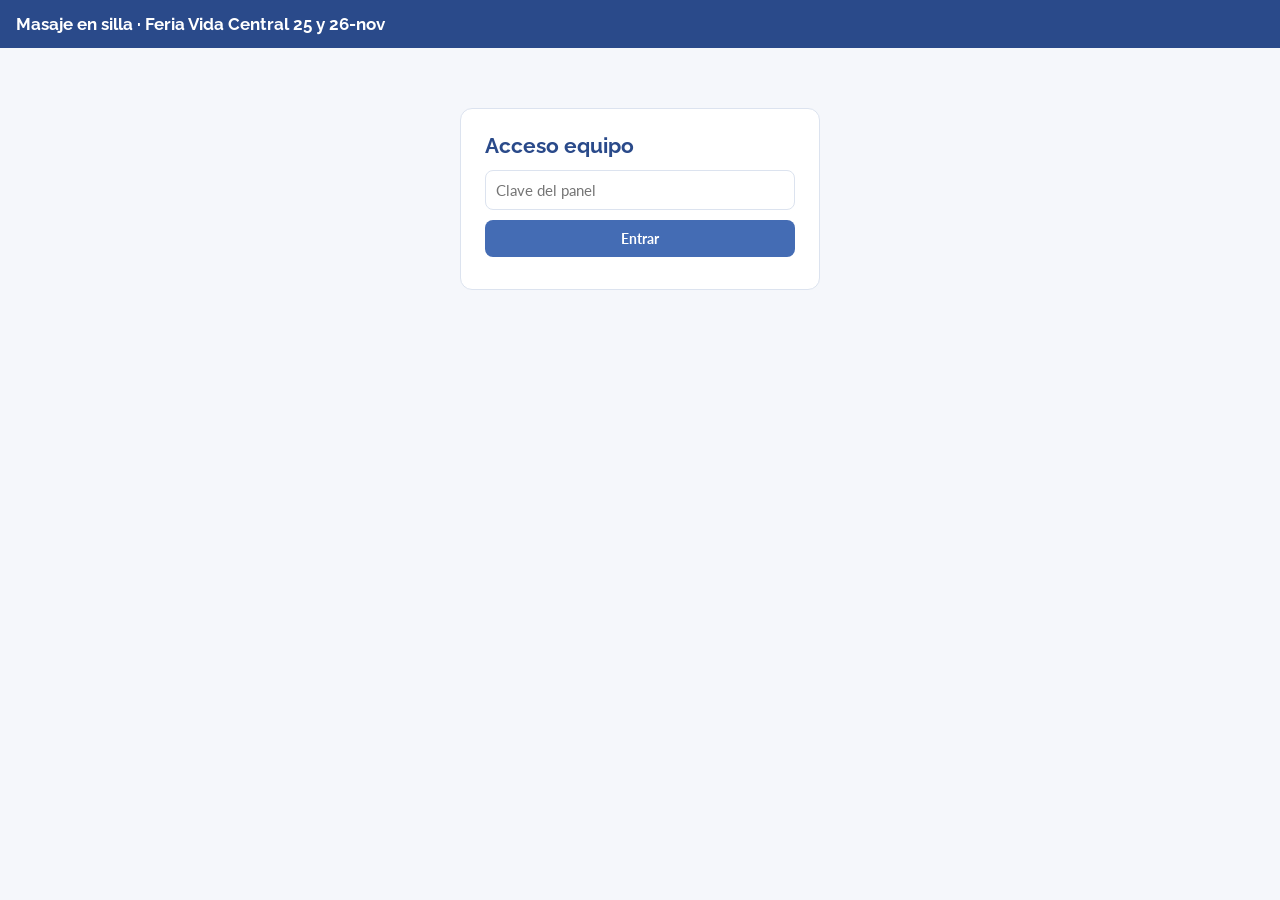
<file: masajes-banco-central/panel/index.html>
<!DOCTYPE html>
<html lang="es">
<head>
<meta charset="UTF-8">
<meta name="viewport" content="width=device-width, initial-scale=1.0">
<title>Panel masajes · Feria Vida Central</title>
<meta name="robots" content="noindex, nofollow">
<link href="https://fonts.googleapis.com/css2?family=Lato:wght@400;700&family=Raleway:wght@700&display=swap" rel="stylesheet">
<style>
:root{--marino:#2A4A8A;--teal:#446CB4;--borde:#DCE3EF;--fondo:#F5F7FB;--suave:#5E6675;--ambar:#FFF3D6;--ambar-t:#7A5200}
*{box-sizing:border-box;margin:0;padding:0}
body{font-family:'Lato',sans-serif;background:var(--fondo);color:#1E2D3A;font-size:14px}
.top{background:var(--marino);color:#fff;padding:14px 16px;display:flex;justify-content:space-between;align-items:center;gap:12px;flex-wrap:wrap}
.top h1{font-family:'Raleway';font-size:17px}
.wrap{max-width:1200px;margin:0 auto;padding:16px}
.login{max-width:360px;margin:60px auto;background:#fff;border:1px solid var(--borde);border-radius:12px;padding:24px}
.login h2{font-family:'Raleway';color:var(--marino);margin-bottom:12px}
input,select{padding:10px;border:1px solid var(--borde);border-radius:8px;font:inherit;font-size:15px;width:100%}
button{background:var(--teal);color:#fff;border:0;border-radius:8px;padding:10px 14px;font:inherit;font-weight:700;cursor:pointer}
button.sec{background:#fff;color:var(--marino);border:1px solid var(--borde)}
.err{color:#B3261E;margin-top:8px}
.stats{display:grid;grid-template-columns:repeat(auto-fit,minmax(150px,1fr));gap:10px;margin-bottom:14px}
.stat{background:#fff;border:1px solid var(--borde);border-radius:10px;padding:12px}
.stat b{display:block;font-size:24px;color:var(--marino)}
.stat span{color:var(--suave);font-size:12px}
.bar{display:flex;gap:8px;flex-wrap:wrap;margin-bottom:12px}
.bar select,.bar input{width:auto;flex:1;min-width:160px}
.tbl{overflow-x:auto;background:#fff;border:1px solid var(--borde);border-radius:10px}
table{width:100%;border-collapse:collapse;min-width:640px}
th,td{padding:9px 10px;border-bottom:1px solid var(--borde);text-align:left;vertical-align:top}
th{background:#EDF2FA;font-size:12px;color:var(--suave);text-transform:uppercase;letter-spacing:.05em;position:sticky;top:0}
tr.eval td{background:var(--ambar)}
.tag{display:inline-block;background:#FCE3B0;color:var(--ambar-t);border-radius:6px;padding:1px 6px;font-size:11px;font-weight:700}
.chk{width:20px;height:20px;accent-color:var(--teal)}
.hidden{display:none}
small{color:var(--suave)}
#acciones{display:flex;gap:8px}
#acciones.hidden{display:none}
.acc{display:flex;flex-direction:column;gap:6px}
.acc button{padding:6px 10px;font-size:13px}
button.del{background:#fff;color:#B3261E;border:1px solid #E7B9B5}
.modal{position:fixed;inset:0;background:rgba(0,20,40,.45);display:flex;align-items:flex-start;justify-content:center;padding:24px 16px;overflow-y:auto;z-index:10}
.modal.hidden{display:none}
.caja{background:#fff;border-radius:12px;padding:20px;width:100%;max-width:560px}
.caja h3{font-family:'Raleway';color:var(--marino);margin-bottom:14px}
.g2{display:grid;grid-template-columns:1fr 1fr;gap:10px}
@media(max-width:520px){.g2{grid-template-columns:1fr}}
.campo{margin-bottom:10px}
.campo label{display:block;font-weight:700;font-size:13px;margin-bottom:4px}
.botones{display:flex;gap:8px;justify-content:flex-end;margin-top:14px}
</style>
</head>
<body>
<div class="top"><h1>Masaje en silla · Feria Vida Central 25 y 26-nov</h1><div id="acciones" class="hidden"><button class="sec" id="recargar">Actualizar</button><button id="pdf">Descargar PDF</button></div></div>

<div class="login" id="login">
  <h2>Acceso equipo</h2>
  <input type="password" id="clave" placeholder="Clave del panel" autocomplete="current-password">
  <button style="width:100%;margin-top:10px" id="entrar">Entrar</button>
  <p class="err" id="err"></p>
</div>

<div class="wrap hidden" id="app">
  <div class="stats" id="stats"></div>
  <div class="bar">
    <select id="fSede"><option value="">Ambos días</option><option value="2026-11-25">Miércoles 25</option><option value="2026-11-26">Jueves 26</option></select>
    <input id="fTxt" placeholder="Buscar nombre">
    <label style="display:flex;align-items:center;gap:6px;white-space:nowrap"><input type="checkbox" id="fEval" class="chk" style="width:18px">Solo a evaluar</label>
  </div>
  <div class="tbl"><table>
    <thead><tr><th>Asistió</th><th>Día · Hora</th><th>Persona</th><th>Anamnesis</th><th>Presión</th><th></th></tr></thead>
    <tbody id="filas"></tbody>
  </table></div>
</div>

<div class="modal hidden" id="mEditar" role="dialog" aria-modal="true" aria-labelledby="tEditar">
  <div class="caja">
    <h3 id="tEditar">Editar inscripción</h3>
    <div class="g2">
      <div class="campo"><label for="eSede">Día</label><select id="eSede"><option value="2026-11-25">Miércoles 25</option><option value="2026-11-26">Jueves 26</option></select></div>
      <div class="campo"><label for="eHora">Horario</label><select id="eHora"></select></div>
    </div>
    <div class="campo"><label for="eNombre">Nombre completo</label><input id="eNombre"></div>
    <div class="g2">
      <div class="campo"><label for="eEdad">Edad</label><input id="eEdad" type="number" min="16" max="99"></div>
    </div>
    <p class="err" id="eErr"></p>
    <div class="botones"><button class="sec" data-cerrar>Cancelar</button><button id="eGuardar">Guardar cambios</button></div>
  </div>
</div>

<div class="modal hidden" id="mBorrar" role="dialog" aria-modal="true" aria-labelledby="tBorrar">
  <div class="caja">
    <h3 id="tBorrar">Eliminar inscripción</h3>
    <p id="bTexto"></p>
    <p class="err" id="bErr"></p>
    <div class="botones"><button class="sec" data-cerrar>Cancelar</button><button class="del" id="bConfirmar" style="background:#B3261E;color:#fff;border:0">Sí, eliminar</button></div>
  </div>
</div>

<script>
const SB_URL='https://dnlvzwrujosuckdzmffx.supabase.co', SB_KEY='sb_publishable_fv9R8pVxgaHyxABGebYXOQ_aw_3f6RZ';
const $=id=>document.getElementById(id);
let clave='', datos=[];
const DIA={'2026-11-25':'Mié 25','2026-11-26':'Jue 26'};
const rpc=async(fn,body)=>{const r=await fetch(`${SB_URL}/rest/v1/rpc/${fn}`,{method:'POST',headers:{apikey:SB_KEY,'Content-Type':'application/json'},body:JSON.stringify(body)});const j=await r.json();if(!r.ok)throw new Error(j.message||'Error');return j;};
const esc=s=>String(s??'').replace(/[&<>"]/g,c=>({'&':'&amp;','<':'&lt;','>':'&gt;','"':'&quot;'}[c]));

async function cargar(){
  datos=await rpc('masajes_bcentral_panel',{p_clave:clave});
  pintar();
}
$('entrar').onclick=async()=>{
  clave=$('clave').value; $('err').textContent='';
  try{await cargar(); try{sessionStorage.setItem('mkbc',clave)}catch(e){}
    $('login').classList.add('hidden');$('app').classList.remove('hidden');$('acciones').classList.remove('hidden');}
  catch(e){$('err').textContent='Clave incorrecta.';}
};
$('clave').onkeydown=e=>{if(e.key==='Enter')$('entrar').click()};
try{const k=sessionStorage.getItem('mkbc');if(k){$('clave').value=k;$('entrar').click();}}catch(e){}

function pintar(){
  const s=$('fSede').value, t=$('fTxt').value.toLowerCase(), ev=$('fEval').checked;
  const lista=datos.filter(d=>(!s||d.dia===s)&&(!ev||d.requiere_evaluacion)&&(!t||d.nombre.toLowerCase().includes(t)));
  const n=f=>datos.filter(f).length;
  $('stats').innerHTML=[
    ['Inscritos',datos.length],['Miércoles 25',n(d=>d.dia==='2026-11-25')],['Jueves 26',n(d=>d.dia==='2026-11-26')],
    ['A evaluar',n(d=>d.requiere_evaluacion)],['Atendidos',n(d=>d.asistio)]
  ].map(([l,v])=>`<div class="stat"><b>${v}</b><span>${l}</span></div>`).join('');
  $('filas').innerHTML=lista.map(d=>`<tr class="${d.requiere_evaluacion?'eval':''}">
    <td><input type="checkbox" class="chk" data-id="${d.id}" ${d.asistio?'checked':''}></td>
    <td><b>${d.hora.slice(0,5)}</b><br><small>${esc(DIA[d.dia]||d.dia)}</small></td>
    <td><b>${esc(d.nombre)}</b><br><small>${d.edad??''} años</small></td>
    <td>${d.requiere_evaluacion?'<span class="tag">EVALUAR</span><br>':''}${esc(d.condiciones.join(', '))}</td>
    <td>${esc(d.presion)}</td>
    <td><div class="acc"><button class="sec" data-edit="${d.id}">Editar</button><button class="del" data-del="${d.id}">Eliminar</button></div></td></tr>`).join('')||'<tr><td colspan="6"><small>Sin inscripciones.</small></td></tr>';
}
['fSede','fTxt','fEval'].forEach(id=>$(id).addEventListener('input',pintar));
$('recargar').onclick=()=>cargar();
$('filas').addEventListener('change',async e=>{
  if(!e.target.dataset.id)return;
  try{await rpc('masajes_bcentral_marcar_asistencia',{p_clave:clave,p_id:e.target.dataset.id,p_asistio:e.target.checked});
    datos.find(d=>d.id===e.target.dataset.id).asistio=e.target.checked;pintar();}
  catch(err){alert('No se pudo guardar');e.target.checked=!e.target.checked;}
});
let actual=null, dispo=[];
const abrir=id=>$(id).classList.remove('hidden'), cerrar=()=>document.querySelectorAll('.modal').forEach(m=>m.classList.add('hidden'));
document.querySelectorAll('[data-cerrar]').forEach(b=>b.onclick=cerrar);
document.querySelectorAll('.modal').forEach(m=>m.addEventListener('click',e=>{if(e.target===m)cerrar()}));
document.addEventListener('keydown',e=>{if(e.key==='Escape')cerrar()});
function llenarHoras(){
  const sede=$('eSede').value, propia=actual&&actual.dia===sede?actual.hora.slice(0,5):null;
  $('eHora').innerHTML=dispo.filter(b=>b.dia===sede).map(b=>{
    const h=b.hora.slice(0,5), libres=b.cupo-b.ocupados+(h===propia?1:0);
    return `<option value="${h}" ${libres<=0?'disabled':''} ${h===propia?'selected':''}>${h} · ${libres<=0?'lleno':libres+(libres===1?' libre':' libres')}</option>`;
  }).join('');
}
$('eSede').onchange=llenarHoras;
$('filas').addEventListener('click',async e=>{
  const ed=e.target.closest('[data-edit]'), del=e.target.closest('[data-del]');
  if(ed){
    actual=datos.find(d=>d.id===ed.dataset.edit); $('eErr').textContent='';
    $('eSede').value=actual.dia; $('eNombre').value=actual.nombre;
    $('eEdad').value=actual.edad??'';
    $('eHora').innerHTML='<option>Cargando…</option>'; abrir('mEditar');
    try{dispo=await rpc('masajes_bcentral_disponibilidad',{}); llenarHoras();}catch(err){$('eErr').textContent='No se pudieron cargar los horarios.';}
  }
  if(del){
    actual=datos.find(d=>d.id===del.dataset.del); $('bErr').textContent='';
    $('bTexto').innerHTML=`¿Eliminar a <b>${esc(actual.nombre)}</b> (${esc(DIA[actual.dia]||actual.dia)}, ${actual.hora.slice(0,5)} hrs)? Se libera su cupo y no se puede deshacer.`;
    abrir('mBorrar');
  }
});
$('eGuardar').onclick=async()=>{
  const b=$('eGuardar'); b.disabled=true; $('eErr').textContent='';
  try{
    const r=await rpc('masajes_bcentral_editar',{p_clave:clave,p_id:actual.id,p:{dia:$('eSede').value,hora:$('eHora').value,nombre:$('eNombre').value,edad:$('eEdad').value}});
    if(!r.ok){$('eErr').textContent=r.error;return;}
    cerrar(); await cargar();
  }catch(err){$('eErr').textContent='No se pudo guardar. Revisa tu conexión.';}
  finally{b.disabled=false;}
};
$('bConfirmar').onclick=async()=>{
  const b=$('bConfirmar'); b.disabled=true;
  try{await rpc('masajes_bcentral_eliminar',{p_clave:clave,p_id:actual.id}); cerrar(); await cargar();}
  catch(err){$('bErr').textContent='No se pudo eliminar. Revisa tu conexión.';}
  finally{b.disabled=false;}
};
const cargarScript=src=>new Promise((ok,mal)=>{const s=document.createElement('script');s.src=src;s.onload=ok;s.onerror=()=>mal(new Error('No se pudo cargar '+src));document.head.appendChild(s);});
let libsPdf=null;
const asegurarLibsPdf=()=>libsPdf||(libsPdf=cargarScript('https://cdnjs.cloudflare.com/ajax/libs/jspdf/2.5.1/jspdf.umd.min.js')
  .then(()=>cargarScript('https://cdnjs.cloudflare.com/ajax/libs/jspdf-autotable/3.8.2/jspdf.plugin.autotable.min.js'))
  .catch(e=>{libsPdf=null;throw e;}));
function filtrados(){
  const s=$('fSede').value, t=$('fTxt').value.toLowerCase(), ev=$('fEval').checked;
  return datos.filter(d=>(!s||d.dia===s)&&(!ev||d.requiere_evaluacion)&&(!t||d.nombre.toLowerCase().includes(t)))
    .sort((x,y)=>x.dia.localeCompare(y.dia)||x.hora.localeCompare(y.hora)||x.nombre.localeCompare(y.nombre));
}
$('pdf').onclick=async()=>{
  const btn=$('pdf'), txt=btn.textContent; btn.disabled=true; btn.textContent='Generando PDF…';
  try{
    await asegurarLibsPdf();
    const {jsPDF}=window.jspdf;
    const doc=new jsPDF({orientation:'landscape',unit:'mm',format:'a4'});
    const lista=filtrados(), sede=$('fSede').value;
    const filtros=[sede?(DIA[sede]||sede):'Ambos días', $('fEval').checked?'solo a evaluar':'', $('fTxt').value?('búsqueda: "'+$('fTxt').value+'"'):''].filter(Boolean).join(' · ');
    const ahora=new Date().toLocaleString('es-CL',{dateStyle:'short',timeStyle:'short'});
    const W=doc.internal.pageSize.getWidth();
    doc.setFillColor(42,74,138); doc.rect(0,0,W,22,'F');
    doc.setTextColor(255); doc.setFont('helvetica','bold'); doc.setFontSize(15);
    doc.text('Masaje en silla · Feria Vida Central 25 y 26-nov',12,10);
    doc.setFont('helvetica','normal'); doc.setFontSize(9.5);
    doc.text(filtros+'   |   Generado: '+ahora,12,17);
    doc.text('SGTRUMAO SpA',W-12,10,{align:'right'});
    const n=f=>lista.filter(f).length;
    const resumen=[['Inscritos',lista.length],['Miércoles 25',n(d=>d.dia==='2026-11-25')],['Jueves 26',n(d=>d.dia==='2026-11-26')],['A evaluar',n(d=>d.requiere_evaluacion)],['Atendidos',n(d=>d.asistio)]];
    doc.setTextColor(30,45,58); let x=12;
    resumen.forEach(([l,v])=>{doc.setDrawColor(220,227,239);doc.roundedRect(x,26,52,13,2,2,'S');doc.setFont('helvetica','bold');doc.setFontSize(13);doc.text(String(v),x+4,33);doc.setFont('helvetica','normal');doc.setFontSize(8);doc.setTextColor(94,102,117);doc.text(l,x+4,37);doc.setTextColor(30,45,58);x+=55;});
    const filas=lista.map(d=>[
      d.asistio?'Sí':'',
      d.hora.slice(0,5)+'\n'+(DIA[d.dia]||d.dia),
      d.nombre+(d.edad!=null?'\n'+d.edad+' años':''),
      (d.requiere_evaluacion?'EVALUAR\n':'')+((d.condiciones||[]).join(', ')||'Ninguna'),
      d.presion||''
    ]);
    doc.autoTable({
      startY:43, head:[['Asistió','Hora · Día','Persona','Anamnesis','Presión']], body:filas,
      theme:'grid', margin:{left:12,right:12,bottom:14},
      styles:{font:'helvetica',fontSize:8.5,cellPadding:2,valign:'top',lineColor:[220,227,239],lineWidth:0.2,textColor:[30,45,58],overflow:'linebreak'},
      headStyles:{fillColor:[237,242,250],textColor:[94,102,117],fontStyle:'bold',fontSize:8},
      columnStyles:{0:{cellWidth:15,halign:'center'},1:{cellWidth:24},2:{cellWidth:70},3:{cellWidth:'auto'},4:{cellWidth:24}},
      didParseCell:h=>{ if(h.section!=='body')return; const d=lista[h.row.index];
        if(d&&d.requiere_evaluacion) h.cell.styles.fillColor=[255,243,214];
        if(h.column.index===2) h.cell.styles.fontStyle='normal';
      },
      didDrawCell:h=>{ if(h.section!=='body'||h.column.index!==0)return;
        const d=lista[h.row.index]; if(d&&!d.asistio){doc.setDrawColor(150);doc.rect(h.cell.x+h.cell.width/2-2.2,h.cell.y+2,4.4,4.4,'S');}
      },
      didDrawPage:()=>{const H=doc.internal.pageSize.getHeight();doc.setFontSize(8);doc.setTextColor(120);
        doc.text('Documento con datos de salud: uso exclusivo del equipo SGTRUMAO. No reenviar.',12,H-7);
        doc.text('Página '+doc.internal.getNumberOfPages(),W-12,H-7,{align:'right'});}
    });
    if(!lista.length){doc.setFontSize(11);doc.text('Sin inscripciones para los filtros seleccionados.',12,52);}
    const slug=(sede||'todas').toLowerCase().normalize('NFD').replace(/[̀-ͯ]/g,'').replace(/[^a-z0-9]+/g,'-');
    doc.save('masajes_bancocentral_25-26nov_'+slug+'.pdf');
  }catch(e){alert('No se pudo generar el PDF. Revisa tu conexión e inténtalo de nuevo.');}
  finally{btn.disabled=false;btn.textContent=txt;}
};
</script>
</body>
</html>
</file>
